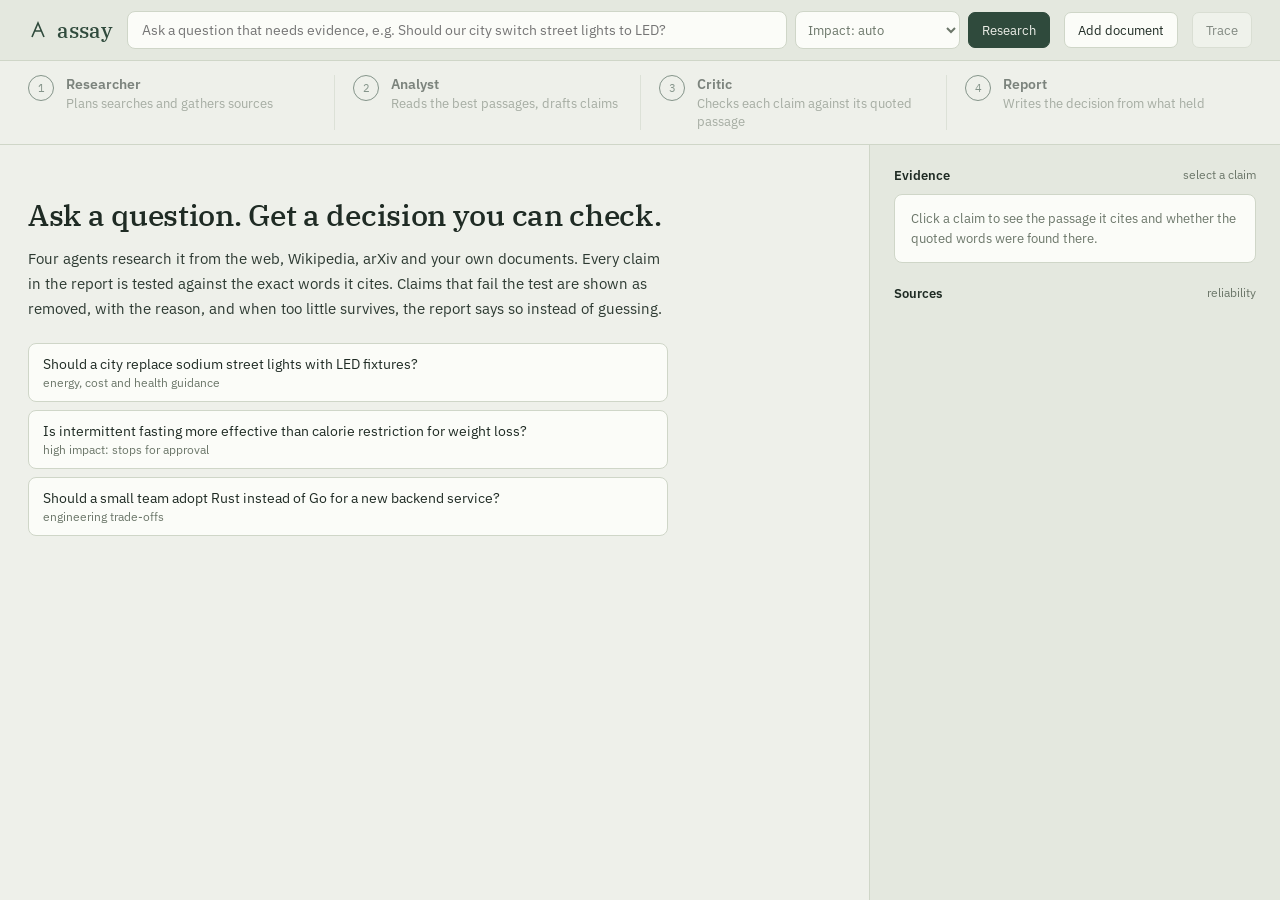
<file: web/index.html>
<!doctype html>
<html lang="en">
<head>
<meta charset="utf-8">
<meta name="viewport" content="width=device-width, initial-scale=1">
<title>assay</title>
<meta name="description" content="Research a question with four agents; every claim is checked against the exact passage it cites.">
<link rel="icon" href="data:image/svg+xml,%3Csvg xmlns='http://www.w3.org/2000/svg' viewBox='0 0 20 20'%3E%3Crect width='20' height='20' rx='4' fill='%232f4a3c'/%3E%3Cpath d='M5 16 L10 4 L15 16 M7.2 11.5 H12.8' fill='none' stroke='%23eef0ea' stroke-width='1.7'/%3E%3C/svg%3E">
<link rel="preconnect" href="https://fonts.googleapis.com">
<link href="https://fonts.googleapis.com/css2?family=IBM+Plex+Sans:wght@400;500;600&family=IBM+Plex+Mono:wght@400;500&family=IBM+Plex+Serif:wght@400;500&display=swap" rel="stylesheet">
<link rel="stylesheet" href="assay.css">
</head>
<body>
<div class="app">
  <header class="top">
    <a class="brand" href="./" aria-label="assay home"><svg viewBox="0 0 20 20" aria-hidden="true"><path d="M4 17 L10 3 L16 17 M6.6 11 H13.4"/></svg>assay</a>
    <form class="ask" id="ask">
      <label class="sr" for="question">Research question</label>
      <input id="question" name="question" maxlength="1000" minlength="8" autocomplete="off" placeholder="Ask a question that needs evidence, e.g. Should our city switch street lights to LED?" required>
      <select id="impact" title="Medical, legal, financial, safety and irreversible questions, and any run the Analyst flags, always stop for approval. High makes every run stop.">
        <option value="">Impact: auto</option>
        <option value="high">High (needs approval)</option>
      </select>
      <button class="btn primary" id="go" type="submit">Research</button>
    </form>
    <label class="btn upload" title="Add PDF, DOCX, HTML, Markdown, TXT or CSV to this session's corpus (max 20 MB)">
      Add document<input type="file" id="upload" accept=".pdf,.docx,.html,.htm,.md,.txt,.csv" hidden>
    </label>
    <button class="btn" id="traceBtn" type="button" disabled>Trace</button>
  </header>

  <section class="flow" id="flow" aria-label="Agent progress">
    <div class="step" data-stage="researching"><span class="dot">1</span><div><h4>Researcher <small class="t"></small></h4><p>Plans searches and gathers sources</p></div></div>
    <div class="step" data-stage="analyzing"><span class="dot">2</span><div><h4>Analyst <small class="t"></small></h4><p>Reads the best passages, drafts claims</p></div></div>
    <div class="step critic" data-stage="critiquing"><span class="dot">3</span><div><h4>Critic <small class="t"></small></h4><p>Checks each claim against its quoted passage</p></div></div>
    <div class="step" data-stage="reporting"><span class="dot">4</span><div><h4>Report <small class="t"></small></h4><p>Writes the decision from what held</p></div></div>
  </section>

  <main class="main">
    <section class="report" id="report">
      <div class="empty" id="empty">
        <h1>Ask a question. Get a decision you can check.</h1>
        <p>Four agents research it from the web, Wikipedia, arXiv and your own documents. Every claim in the report is tested against the exact words it cites. Claims that fail the test are shown as removed, with the reason, and when too little survives, the report says so instead of guessing.</p>
        <div class="examples" id="examples"></div>
      </div>

      <div class="live" id="live" hidden>
        <div class="kicker" id="questionEcho"></div>
        <div class="approval" id="approval" hidden>
          <div><b>Waiting for your approval.</b> <span id="approvalWhy"></span><p>This looks like a high-impact decision, so the report is held until a person reviews the draft below.</p></div>
          <textarea id="approvalNote" maxlength="500" placeholder="Note (optional)"></textarea>
          <div class="row"><button class="btn primary" id="approve" type="button">Approve and release</button><button class="btn danger" id="reject" type="button">Reject</button></div>
        </div>
        <div class="decision" id="decision">
          <div class="body"><div class="kicker">Decision</div><h2 id="verdict">Researching...</h2><p id="recommendation"></p></div>
          <div class="meter"><small>Evidence behind it</small><b id="heldCount">-</b><span id="heldOf"></span><div class="track" id="track"></div></div>
        </div>
        <div class="claimsHead"><h3>Claims</h3><small id="claimsNote">Drafted claims appear here and are checked one by one.</small></div>
        <div class="claims" id="claims"></div>
        <div class="extras" id="extras"></div>
        <div class="scores" id="scores" hidden></div>
      </div>
    </section>

    <aside class="side">
      <section class="evidence" id="evidence">
        <h3>Evidence <small id="evidenceFor">select a claim</small></h3>
        <div class="quote muted" id="quote">Click a claim to see the passage it cites and whether the quoted words were found there.</div>
      </section>
      <section>
        <h3>Sources <small id="sourceCount">reliability</small></h3>
        <div class="sources" id="sources"></div>
      </section>
      <section class="status" id="status" aria-live="polite"></section>
    </aside>
  </main>
</div>

<dialog class="trace" id="trace">
  <header><h3>Trace <small id="traceSummary"></small></h3><button class="btn" id="traceClose" type="button">Close</button></header>
  <div class="traceBody"><table><thead><tr><th>Step</th><th>Kind</th><th>Model or tool</th><th class="r">Latency</th><th class="r">Tokens in / out</th><th>Status</th></tr></thead><tbody id="spans"></tbody></table></div>
</dialog>

<script type="module" src="app.js"></script>
</body>
</html>
</file>
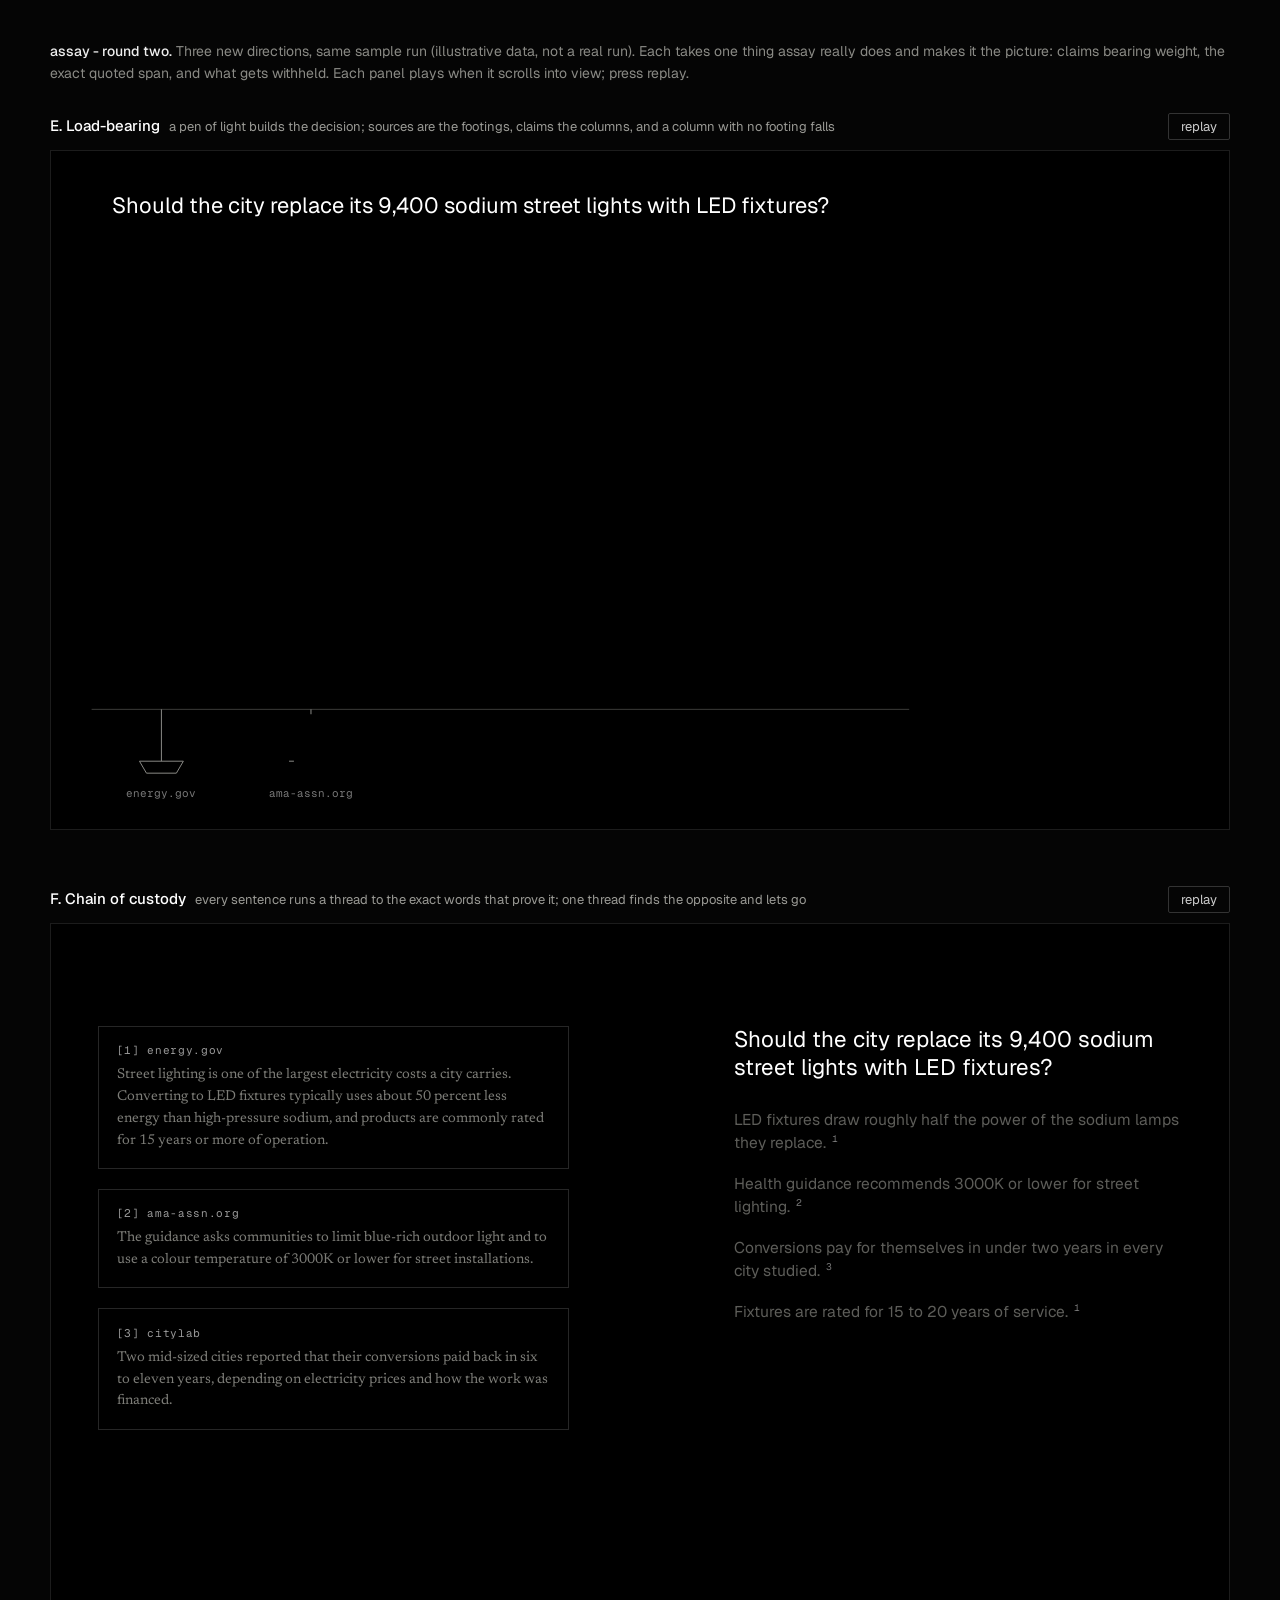
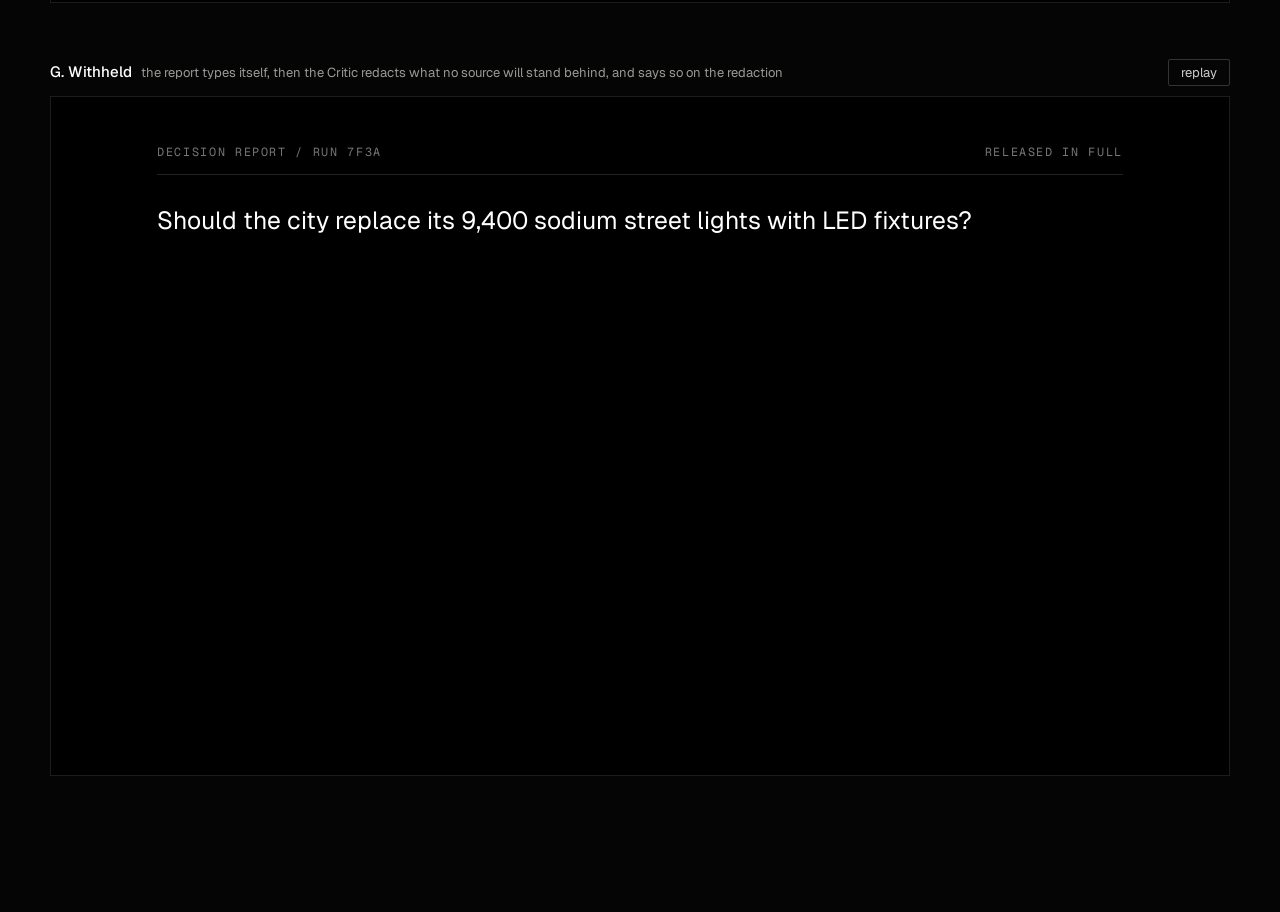
<file: design/previews-2.html>
<!doctype html>
<html lang="en">
<head>
<meta charset="utf-8">
<meta name="viewport" content="width=device-width, initial-scale=1">
<title>assay - round two</title>
<link rel="preconnect" href="https://fonts.googleapis.com">
<link href="https://fonts.googleapis.com/css2?family=Geist:wght@300;400;500&family=Geist+Mono:wght@400;500&family=Newsreader:ital,opsz,wght@0,6..72,400;1,6..72,400&display=swap" rel="stylesheet">
<style>
:root { --line:#f2f2ee; --pink:#ff2e88; }
* { box-sizing:border-box; margin:0; padding:0; }
body { background:#050505; color:#ddd; font-family:Geist, system-ui, sans-serif; padding:40px 16px 80px; }
.intro { max-width:1180px; margin:0 auto 28px; font-size:14px; color:#8a8a85; line-height:1.6; }
.intro b { color:#eee; font-weight:500; }
.panel { max-width:1180px; margin:0 auto 56px; }
.label { display:flex; justify-content:space-between; align-items:baseline; gap:16px; margin-bottom:10px; font-size:13px; color:#9a9a95; }
.label strong { color:#fff; font-weight:500; font-size:15px; }
.label button { background:none; border:1px solid #333; color:#ccc; font:inherit; padding:4px 12px; border-radius:2px; cursor:pointer; flex:none; }
.label button:hover { border-color:#888; }
.stage { position:relative; width:100%; aspect-ratio:1180 / 680; overflow:hidden; border:1px solid #1c1c1c; background:#000; container-type:inline-size; }
.stage > svg { position:absolute; inset:0; width:100%; height:100%; }
svg text { font-family:Geist; }
.mono { font-family:'Geist Mono'; }

/* E: Load-bearing */
#E .claims { position:absolute; left:74%; right:3.5%; top:16%; display:flex; flex-direction:column; gap:3.4cqw; }
#E .claim { font-size:1.28cqw; line-height:1.45; color:#d6d6d1; opacity:0; transition:opacity .5s, color .6s; position:relative; padding-left:2.6cqw; }
#E .claim.on { opacity:1; }
#E .claim .n { position:absolute; left:0; font-family:'Geist Mono'; font-size:.8em; color:#666; top:.15em; }
#E .claim .v { display:block; font-family:'Geist Mono'; font-size:.78em; margin-top:.5cqw; color:#666; opacity:0; transition:opacity .4s; letter-spacing:.04em; }
#E .claim .v.on { opacity:1; }
#E .claim.x { color:#555; }
#E .claim.x .txt { text-decoration:line-through; text-decoration-color:var(--pink); }
#E .claim.x .v { color:var(--pink); }

/* F: Chain of custody */
#F .docs { position:absolute; left:4%; top:15%; width:40%; display:flex; flex-direction:column; gap:1.7cqw; }
#F .doc { border:1px solid #262626; padding:1.3cqw 1.5cqw; font-family:Newsreader, Georgia, serif; font-size:1.2cqw; line-height:1.55; color:#7d7d78; position:relative; }
#F .doc h4 { font-family:'Geist Mono'; font-weight:400; font-size:.78em; color:#999; letter-spacing:.06em; margin-bottom:.5cqw; }
#F .span { position:relative; transition:color .4s; }
#F .span.hit { color:#fff; }
#F .span.miss { color:var(--pink); }
#F .span i { position:absolute; left:0; bottom:-.12em; height:1px; width:0; background:#fff; box-shadow:0 0 6px #fff; transition:width .5s ease; }
#F .span.miss i { background:var(--pink); box-shadow:0 0 6px var(--pink); }
#F .sweep { position:absolute; left:1.5cqw; height:1px; width:0; background:var(--pink); opacity:.55; }
#F .report { position:absolute; left:58%; right:4%; top:15%; }
#F .report h3 { font-weight:400; font-size:1.9cqw; color:#fff; line-height:1.25; margin-bottom:2.2cqw; }
#F .sent { font-size:1.32cqw; line-height:1.5; color:#5d5d59; margin-bottom:1.5cqw; transition:color .4s; position:relative; }
#F .sent.live { color:#e8e8e3; }
#F .sent.done { color:#cfcfca; }
#F .sent.x { color:#505050; text-decoration:line-through; text-decoration-color:var(--pink); }
#F .sent sup { font-family:'Geist Mono'; font-size:.62em; color:#777; }
#F .rec { font-size:1.45cqw; color:#fff; margin-top:2.4cqw; opacity:0; transition:opacity .8s; }
#F .rec.on { opacity:1; }
#F .rec small { display:block; font-family:'Geist Mono'; font-size:.62em; color:#777; margin-top:.6cqw; letter-spacing:.05em; }
#F .rec small em { color:var(--pink); font-style:normal; }

/* G: Withheld */
#G { background:#000; }
#G .sheet { position:absolute; inset:7% 9%; font-family:'Geist Mono'; color:#e9e9e4; }
#G .hd { font-size:1cqw; letter-spacing:.14em; color:#777; display:flex; justify-content:space-between; border-bottom:1px solid #222; padding-bottom:1.2cqw; }
#G .hd .rel { color:#777; transition:color .4s; }
#G .hd .rel.on { color:var(--pink); }
#G h3 { font-family:Geist; font-weight:400; font-size:2.1cqw; margin:2.6cqw 0 2.4cqw; color:#fff; line-height:1.25; }
#G .body { font-size:1.4cqw; line-height:2.05; position:relative; }
#G .ln .cite { color:#555; font-size:.75em; transition:color .4s; }
#G .ln .cite.ok { color:#fff; }
#G .redaction { position:absolute; height:1.35em; width:0; background:var(--pink); transition:width .28s cubic-bezier(.7,0,.2,1); overflow:hidden; white-space:nowrap; color:#000; font-size:1em; line-height:1.35em; }
#G .redaction span { padding-left:.8em; font-size:.66em; letter-spacing:.12em; opacity:0; transition:opacity .3s .3s; }
#G .redaction.on span { opacity:1; }
#G .caret { display:inline-block; width:.55em; height:1.1em; background:#e9e9e4; vertical-align:-.15em; animation:blink 1s steps(1) infinite; }
@keyframes blink { 50% { opacity:0; } }
#G .foot { position:absolute; left:0; right:0; bottom:0; border-top:1px solid #222; padding-top:1.2cqw; font-size:1cqw; color:#777; display:flex; justify-content:space-between; align-items:baseline; letter-spacing:.06em; opacity:0; transition:opacity .8s; }
#G .foot.on { opacity:1; }
#G .foot b { color:#fff; font-weight:400; font-family:Geist; font-size:1.5cqw; letter-spacing:0; }
</style>
</head>
<body>

<p class="intro"><b>assay - round two.</b> Three new directions, same sample run (illustrative data, not a real run). Each takes one thing assay really does and makes it the picture: claims bearing weight, the exact quoted span, and what gets withheld. Each panel plays when it scrolls into view; press replay.</p>

<section class="panel">
  <div class="label"><span><strong>E. Load-bearing</strong> &nbsp; a pen of light builds the decision; sources are the footings, claims the columns, and a column with no footing falls</span><button data-replay="E">replay</button></div>
  <div class="stage" id="E">
    <svg viewBox="0 0 1180 680" id="Esvg"></svg>
    <div class="claims">
      <div class="claim"><span class="n">01</span>LED fixtures draw roughly half the power of sodium lamps.<span class="v">held &nbsp;·&nbsp; energy.gov, nrel.gov</span></div>
      <div class="claim"><span class="n">02</span>Health guidance says 3000K or lower for street lighting.<span class="v">held &nbsp;·&nbsp; ama-assn.org</span></div>
      <div class="claim"><span class="n">03</span><span class="txt">Conversions pay back in under two years in every city.</span><span class="v">struck &nbsp;·&nbsp; source says 6 to 11 years</span></div>
      <div class="claim"><span class="n">04</span>Fixtures last 15 to 20 years before replacement.<span class="v">partly held &nbsp;·&nbsp; sources say 15</span></div>
    </div>
  </div>
</section>

<section class="panel">
  <div class="label"><span><strong>F. Chain of custody</strong> &nbsp; every sentence runs a thread to the exact words that prove it; one thread finds the opposite and lets go</span><button data-replay="F">replay</button></div>
  <div class="stage" id="F">
    <svg viewBox="0 0 1180 680" id="Fsvg" preserveAspectRatio="none"></svg>
    <div class="docs">
      <div class="doc" data-src="0"><h4>[1] energy.gov</h4>Street lighting is one of the largest electricity costs a city carries. Converting to LED fixtures typically <span class="span" data-k="a">uses about 50 percent less energy<i></i></span> than high-pressure sodium, and products are commonly <span class="span" data-k="d">rated for 15 years or more<i></i></span> of operation.</div>
      <div class="doc" data-src="1"><h4>[2] ama-assn.org</h4>The guidance asks communities to limit blue-rich outdoor light and to <span class="span" data-k="b">use a colour temperature of 3000K or lower<i></i></span> for street installations.</div>
      <div class="doc" data-src="2"><h4>[3] citylab</h4>Two mid-sized cities reported that their conversions <span class="span" data-k="c">paid back in six to eleven years<i></i></span>, depending on electricity prices and how the work was financed.<b class="sweep"></b></div>
    </div>
    <div class="report">
      <h3>Should the city replace its 9,400 sodium street lights with LED fixtures?</h3>
      <div class="sent" data-k="a" data-v="s">LED fixtures draw roughly half the power of the sodium lamps they replace.<sup> 1</sup></div>
      <div class="sent" data-k="b" data-v="s">Health guidance recommends 3000K or lower for street lighting.<sup> 2</sup></div>
      <div class="sent" data-k="c" data-v="x">Conversions pay for themselves in under two years in every city studied.<sup> 3</sup></div>
      <div class="sent" data-k="d" data-v="p">Fixtures are rated for 15 to 20 years of service.<sup> 1</sup></div>
      <div class="rec">Proceed, at 3000K, phased over four budget years.<small>3 sentences proven to the word &nbsp;·&nbsp; <em>1 let go</em> &nbsp;·&nbsp; 18.4 s</small></div>
    </div>
  </div>
</section>

<section class="panel">
  <div class="label"><span><strong>G. Withheld</strong> &nbsp; the report types itself, then the Critic redacts what no source will stand behind, and says so on the redaction</span><button data-replay="G">replay</button></div>
  <div class="stage" id="G">
    <div class="sheet">
      <div class="hd"><span>DECISION REPORT / RUN 7F3A</span><span class="rel">RELEASED IN FULL</span></div>
      <h3>Should the city replace its 9,400 sodium street lights with LED fixtures?</h3>
      <div class="body" id="Gbody"></div>
      <div class="foot"><b>Proceed, at 3000K, phased over four budget years.</b><span>3 RELEASED &nbsp;·&nbsp; 1 WITHHELD &nbsp;·&nbsp; 18.4 S</span></div>
    </div>
  </div>
</section>

<script>
const NS = 'http://www.w3.org/2000/svg';
const el = (tag, attrs = {}, parent) => {
  const node = document.createElementNS(NS, tag);
  for (const [k, v] of Object.entries(attrs)) node.setAttribute(k, v);
  if (parent) parent.appendChild(node);
  return node;
};
const wait = ms => new Promise(r => setTimeout(r, ms));
const ease = t => t < .5 ? 4 * t * t * t : 1 - Math.pow(-2 * t + 2, 3) / 2;
const tokens = {};
const guard = id => { tokens[id] = (tokens[id] || 0) + 1; const t = tokens[id]; return () => tokens[id] !== t; };

// one pen: reveals a path at a steady hand speed while a lit nib rides its tip
function pen(path, ms, nib, stale) {
  const len = path.getTotalLength();
  path.style.strokeDasharray = `${len} ${len}`; path.style.strokeDashoffset = len;
  return new Promise(done => {
    const t0 = performance.now();
    (function frame(now) {
      if (stale()) return done();
      const k = Math.min(1, (now - t0) / ms), e = ease(k);
      path.style.strokeDashoffset = len * (1 - e);
      if (nib) { const p = path.getPointAtLength(len * e); nib.move(p.x, p.y, k < 1); }
      k < 1 ? requestAnimationFrame(frame) : done();
    })(t0);
  });
}
function tween(ms, step, stale, curve = ease) {
  return new Promise(done => {
    const t0 = performance.now();
    (function frame(now) {
      if (stale()) return done();
      const k = Math.min(1, (now - t0) / ms); step(curve(k));
      k < 1 ? requestAnimationFrame(frame) : done();
    })(t0);
  });
}
function nibOf(svg) {
  const halo = el('circle', { r: 9, fill: '#fff', opacity: 0 }, svg);
  const tip = el('circle', { r: 2.6, fill: '#fff', opacity: 0 }, svg);
  return { move(x, y, lit) { for (const c of [halo, tip]) { c.setAttribute('cx', x); c.setAttribute('cy', y); } halo.setAttribute('opacity', lit ? .14 : 0); tip.setAttribute('opacity', lit ? 1 : 0); } };
}

/* ---------- E: Load-bearing ---------- */
async function playE() {
  const stale = guard('E');
  const root = document.getElementById('E'), svg = document.getElementById('Esvg');
  svg.replaceChildren();
  const items = [...root.querySelectorAll('.claim')];
  items.forEach(c => { c.classList.remove('on', 'x'); c.querySelector('.v').classList.remove('on'); });
  const W = '#f2f2ee', G = 560;
  const title = el('text', { x: 60, y: 62, fill: '#fff', 'font-size': 22, opacity: 0 }, svg);
  title.textContent = 'Should the city replace its 9,400 sodium street lights with LED fixtures?';
  title.style.transition = 'opacity .8s'; requestAnimationFrame(() => title.setAttribute('opacity', 1));
  const sources = [['energy.gov', 110], ['ama-assn.org', 260], ['wikipedia', 410], ['nrel.gov', 560], ['citylab', 760]];
  const cols = [
    { x: 190, cites: [0, 3], v: 's' }, { x: 340, cites: [1], v: 's' },
    { x: 520, cites: [4], v: 'x' }, { x: 680, cites: [0, 2], v: 'p' },
  ];
  const TOP = 268, HW = 13;
  const nib = nibOf(svg);
  await wait(300);
  await pen(el('path', { d: `M 40 ${G} L 860 ${G}`, stroke: '#3c3c3a', 'stroke-width': 1, fill: 'none' }, svg), 700, nib, stale);
  // footings: a pile and a pad, drawn in one stroke, with the source named underneath
  for (const [name, x] of sources) {
    if (stale()) return;
    const p = el('path', { d: `M ${x} ${G} L ${x} ${G + 52} M ${x - 22} ${G + 52} L ${x + 22} ${G + 52} L ${x + 15} ${G + 64} L ${x - 15} ${G + 64} Z`, stroke: '#8a8a86', 'stroke-width': 1, fill: 'none' }, svg);
    const t = el('text', { x, y: G + 88, 'text-anchor': 'middle', fill: '#777', 'font-size': 11, class: 'mono', opacity: 0 }, svg); t.textContent = name;
    pen(p, 380, null, stale); t.style.transition = 'opacity .5s'; requestAnimationFrame(() => t.setAttribute('opacity', 1));
    await wait(150);
  }
  await wait(350);
  for (let i = 0; i < cols.length; i++) {
    if (stale()) return;
    const c = cols[i];
    items[i].classList.add('on');
    const g = el('g', {}, svg);
    const stroke = c.v === 'p' ? '#9a9a96' : W;
    const shaft = el('path', { d: `M ${c.x - HW} ${G} L ${c.x - HW} ${TOP} L ${c.x - HW - 9} ${TOP} L ${c.x - HW - 9} ${TOP - 10} L ${c.x + HW + 9} ${TOP - 10} L ${c.x + HW + 9} ${TOP} L ${c.x + HW} ${TOP} L ${c.x + HW} ${G}`, stroke, 'stroke-width': 1.2, fill: 'none' }, g);
    const num = el('text', { x: c.x, y: G - 14, 'text-anchor': 'middle', fill: '#666', 'font-size': 10, class: 'mono', opacity: 0 }, g); num.textContent = '0' + (i + 1);
    await pen(shaft, 900, nib, stale);
    if (c.v === 'p') shaft.style.strokeDasharray = '5 4';
    num.style.transition = 'opacity .4s'; num.setAttribute('opacity', 1);
    // load paths: where this claim's weight goes into the ground
    const loads = [];
    for (const si of c.cites) {
      const sx = sources[si][1];
      const lp = el('path', { d: `M ${c.x} ${G} Q ${(c.x + sx) / 2} ${G + 8} ${sx} ${G + 50}`, stroke: c.v === 'x' ? '#ff2e88' : W, 'stroke-width': 1, fill: 'none', opacity: .9 }, svg);
      loads.push(lp);
      await pen(lp, 420, nib, stale);
    }
    items[i].querySelector('.v').classList.add('on');
    if (c.v === 'x') {
      await wait(250); if (stale()) return;
      // the footing does not say this: the load path flickers out and the column has nothing under it
      for (const f of [.2, .9, .1, .7, 0]) { loads.forEach(l => l.setAttribute('opacity', f)); await wait(70); }
      shaft.setAttribute('stroke', '#ff2e88'); items[i].classList.add('x');
      await wait(200);
      const pivotX = c.x + HW, pivotY = G;
      await tween(820, k => g.setAttribute('transform', `rotate(${k * 74} ${pivotX} ${pivotY})`), stale, t => t * t * t);
      await tween(180, k => g.setAttribute('transform', `rotate(${74 - Math.sin(k * Math.PI) * 4} ${pivotX} ${pivotY})`), stale, t => t);
      g.style.transition = 'opacity 1.2s'; g.setAttribute('opacity', .55);
    }
    await wait(380);
  }
  if (stale()) return;
  // the decision is the beam: it has to span the gap the fallen claim left
  const L = cols[0].x - 40, R = cols[3].x + 40;
  const beam = el('path', { d: `M ${L} ${TOP - 10} L ${R} ${TOP - 10} L ${R} ${TOP - 26} L ${L} ${TOP - 26} Z`, stroke: W, 'stroke-width': 1.3, fill: 'none' }, svg);
  await pen(beam, 1300, nib, stale);
  const glow = el('rect', { x: L, y: TOP - 26, width: R - L, height: 16, fill: '#fff', opacity: 0 }, svg);
  glow.style.transition = 'opacity .6s'; glow.setAttribute('opacity', .07);
  const rec = el('text', { x: (L + R) / 2, y: TOP - 50, 'text-anchor': 'middle', fill: '#fff', 'font-size': 20, opacity: 0 }, svg);
  rec.textContent = 'Proceed, at 3000K, phased over four budget years.';
  const stats = el('text', { x: (L + R) / 2, y: TOP - 80, 'text-anchor': 'middle', fill: '#777', 'font-size': 11, class: 'mono', opacity: 0 }, svg);
  stats.textContent = 'RESTS ON 3 OF 4 CLAIMS  ·  18.4 S';
  [rec, stats].forEach(n => { n.style.transition = 'opacity .9s'; n.setAttribute('opacity', 1); });
}

/* ---------- F: Chain of custody ---------- */
async function playF() {
  const stale = guard('F');
  const root = document.getElementById('F'), svg = document.getElementById('Fsvg');
  svg.replaceChildren();
  const sents = [...root.querySelectorAll('.sent')];
  const spans = Object.fromEntries([...root.querySelectorAll('.span')].map(s => [s.dataset.k, s]));
  sents.forEach(s => s.classList.remove('live', 'done', 'x'));
  Object.values(spans).forEach(s => { s.classList.remove('hit', 'miss'); s.querySelector('i').style.width = '0'; });
  root.querySelector('.rec').classList.remove('on');
  const sweep = root.querySelector('.sweep'); sweep.style.transition = 'none'; sweep.style.width = '0';
  const nib = nibOf(svg);
  const frame = root.getBoundingClientRect();
  const sx = 1180 / frame.width, sy = 680 / frame.height;
  const local = r => ({ l: (r.left - frame.left) * sx, r: (r.right - frame.left) * sx, t: (r.top - frame.top) * sy, b: (r.bottom - frame.top) * sy });
  await wait(700);
  for (const s of sents) {
    if (stale()) return;
    s.classList.add('live');
    const target = spans[s.dataset.k];
    const a = local(s.getBoundingClientRect());
    const tr = local([...target.getClientRects()].pop());
    const card = local(target.closest('.doc').getBoundingClientRect());
    const x0 = a.l - 12, y0 = a.t + 12, x1 = card.r, y1 = (tr.t + tr.b) / 2;
    const thread = el('path', { d: `M ${x0} ${y0} C ${x0 - 90} ${y0}, ${x1 + 90} ${y1}, ${x1} ${y1}`, stroke: '#f2f2ee', 'stroke-width': 1, fill: 'none' }, svg);
    await pen(thread, 650, nib, stale);
    if (s.dataset.v === 'x') {
      // the Critic reads the whole cited source looking for the words; what it finds says the opposite
      const doc = target.closest('.doc'), lh = parseFloat(getComputedStyle(doc).lineHeight);
      const rows = Math.round((doc.clientHeight - doc.querySelector('h4').offsetHeight - 20) / lh);
      for (let r = 0; r < rows; r++) {
        if (stale()) return;
        sweep.style.transition = 'none'; sweep.style.width = '0'; sweep.style.top = (doc.querySelector('h4').offsetHeight + 12 + (r + 1) * lh) + 'px';
        await wait(20); sweep.style.transition = 'width .3s linear'; sweep.style.width = '88%'; await wait(320);
      }
      sweep.style.width = '0';
      target.classList.add('miss'); target.querySelector('i').style.width = '100%';
      thread.setAttribute('stroke', '#ff2e88');
      const tag = el('text', { x: (x0 + x1) / 2, y: (y0 + y1) / 2 - 10, fill: '#ff2e88', 'font-size': 11, class: 'mono', 'text-anchor': 'middle', opacity: 0 }, svg);
      tag.textContent = 'says 6 to 11 years';
      tag.style.transition = 'opacity .3s'; tag.setAttribute('opacity', 1);
      await wait(900); if (stale()) return;
      const len = thread.getTotalLength();
      await tween(700, k => thread.style.strokeDashoffset = len * k, stale);
      tag.style.transition = 'opacity .6s'; tag.setAttribute('opacity', .5);
      s.classList.remove('live'); s.classList.add('x');
    } else {
      target.classList.add('hit');
      target.querySelector('i').style.width = s.dataset.v === 'p' ? '55%' : '100%';
      const knot = el('circle', { cx: x1, cy: y1, r: 0, fill: '#fff' }, svg);
      await tween(200, k => knot.setAttribute('r', 2.6 * k), stale);
      if (s.dataset.v === 'p') {
        thread.style.strokeDasharray = '4 4'; thread.setAttribute('stroke', '#999');
        const tag = el('text', { x: (x0 + x1) / 2, y: (y0 + y1) / 2 + 18, fill: '#888', 'font-size': 11, class: 'mono', 'text-anchor': 'middle' }, svg);
        tag.textContent = '15 proven, 20 not';
      }
      s.classList.remove('live'); s.classList.add('done');
      thread.style.transition = 'opacity .8s'; thread.setAttribute('opacity', .55);
    }
    await wait(450);
  }
  if (stale()) return;
  root.querySelector('.rec').classList.add('on');
}

/* ---------- G: Withheld ---------- */
async function playG() {
  const stale = guard('G');
  const root = document.getElementById('G'), body = document.getElementById('Gbody');
  body.replaceChildren();
  root.querySelector('.foot').classList.remove('on');
  const rel = root.querySelector('.rel'); rel.textContent = 'RELEASED IN FULL'; rel.classList.remove('on');
  const lines = [
    ['LED street fixtures draw roughly half the power of the sodium lamps they replace.', '[1,4]', 's'],
    ['Health guidance recommends a colour temperature of 3000K or lower.', '[2]', 's'],
    ['Conversions pay for themselves in under two years in every city studied.', '[5]', 'x'],
    ['Fixtures are rated for at least 15 years of service before replacement.', '[1,3]', 's'],
  ];
  const caret = document.createElement('span'); caret.className = 'caret';
  const typed = [];
  await wait(500);
  for (const [text, cite] of lines) {
    const ln = document.createElement('span'); ln.className = 'ln';
    const words = document.createElement('span'); ln.appendChild(words);
    const c = document.createElement('span'); c.className = 'cite'; ln.appendChild(c);
    body.appendChild(ln); body.appendChild(document.createTextNode(' ')); body.appendChild(caret);
    for (let i = 0; i <= text.length; i += 2) { if (stale()) return; words.textContent = text.slice(0, i); await wait(14); }
    words.textContent = text; c.textContent = ' ' + cite;
    typed.push(ln);
    await wait(140);
  }
  caret.remove();
  await wait(700);
  for (let i = 0; i < lines.length; i++) {
    if (stale()) return;
    const ln = typed[i];
    if (lines[i][2] === 's') { ln.querySelector('.cite').classList.add('ok'); await wait(420); continue; }
    // one redaction per line box the sentence occupies; the first carries the reason
    const rects = [...ln.getClientRects()], base = body.getBoundingClientRect();
    const widest = rects.reduce((w, rc, k) => rc.width > rects[w].width ? k : w, 0);
    for (let r = 0; r < rects.length; r++) {
      const redaction = document.createElement('span'); redaction.className = 'redaction';
      redaction.style.left = (rects[r].left - base.left - 3) + 'px';
      redaction.style.top = (rects[r].top - base.top) + 'px';
      redaction.style.height = rects[r].height + 'px';
      redaction.style.lineHeight = rects[r].height + 'px';
      const why = document.createElement('span'); why.textContent = r === widest ? 'WITHHELD - SOURCE 5 SAYS 6 TO 11 YEARS' : 'WITHHELD'; redaction.appendChild(why);
      body.appendChild(redaction);
      requestAnimationFrame(() => requestAnimationFrame(() => { redaction.style.width = (rects[r].width + 6) + 'px'; redaction.classList.add('on'); }));
      await wait(300);
    }
    rel.textContent = 'RELEASED WITH 1 WITHHOLDING'; rel.classList.add('on');
    await wait(700);
  }
  if (stale()) return;
  root.querySelector('.foot').classList.add('on');
}

const players = { E: playE, F: playF, G: playG };
document.querySelectorAll('[data-replay]').forEach(b => b.addEventListener('click', () => players[b.dataset.replay]()));
const seen = new IntersectionObserver(entries => entries.forEach(e => {
  if (e.isIntersecting && !e.target.dataset.played) { e.target.dataset.played = 1; players[e.target.id](); }
}), { threshold: .45 });
document.fonts.ready.then(() => Object.keys(players).forEach(id => seen.observe(document.getElementById(id))));
</script>
</body>
</html>
</file>
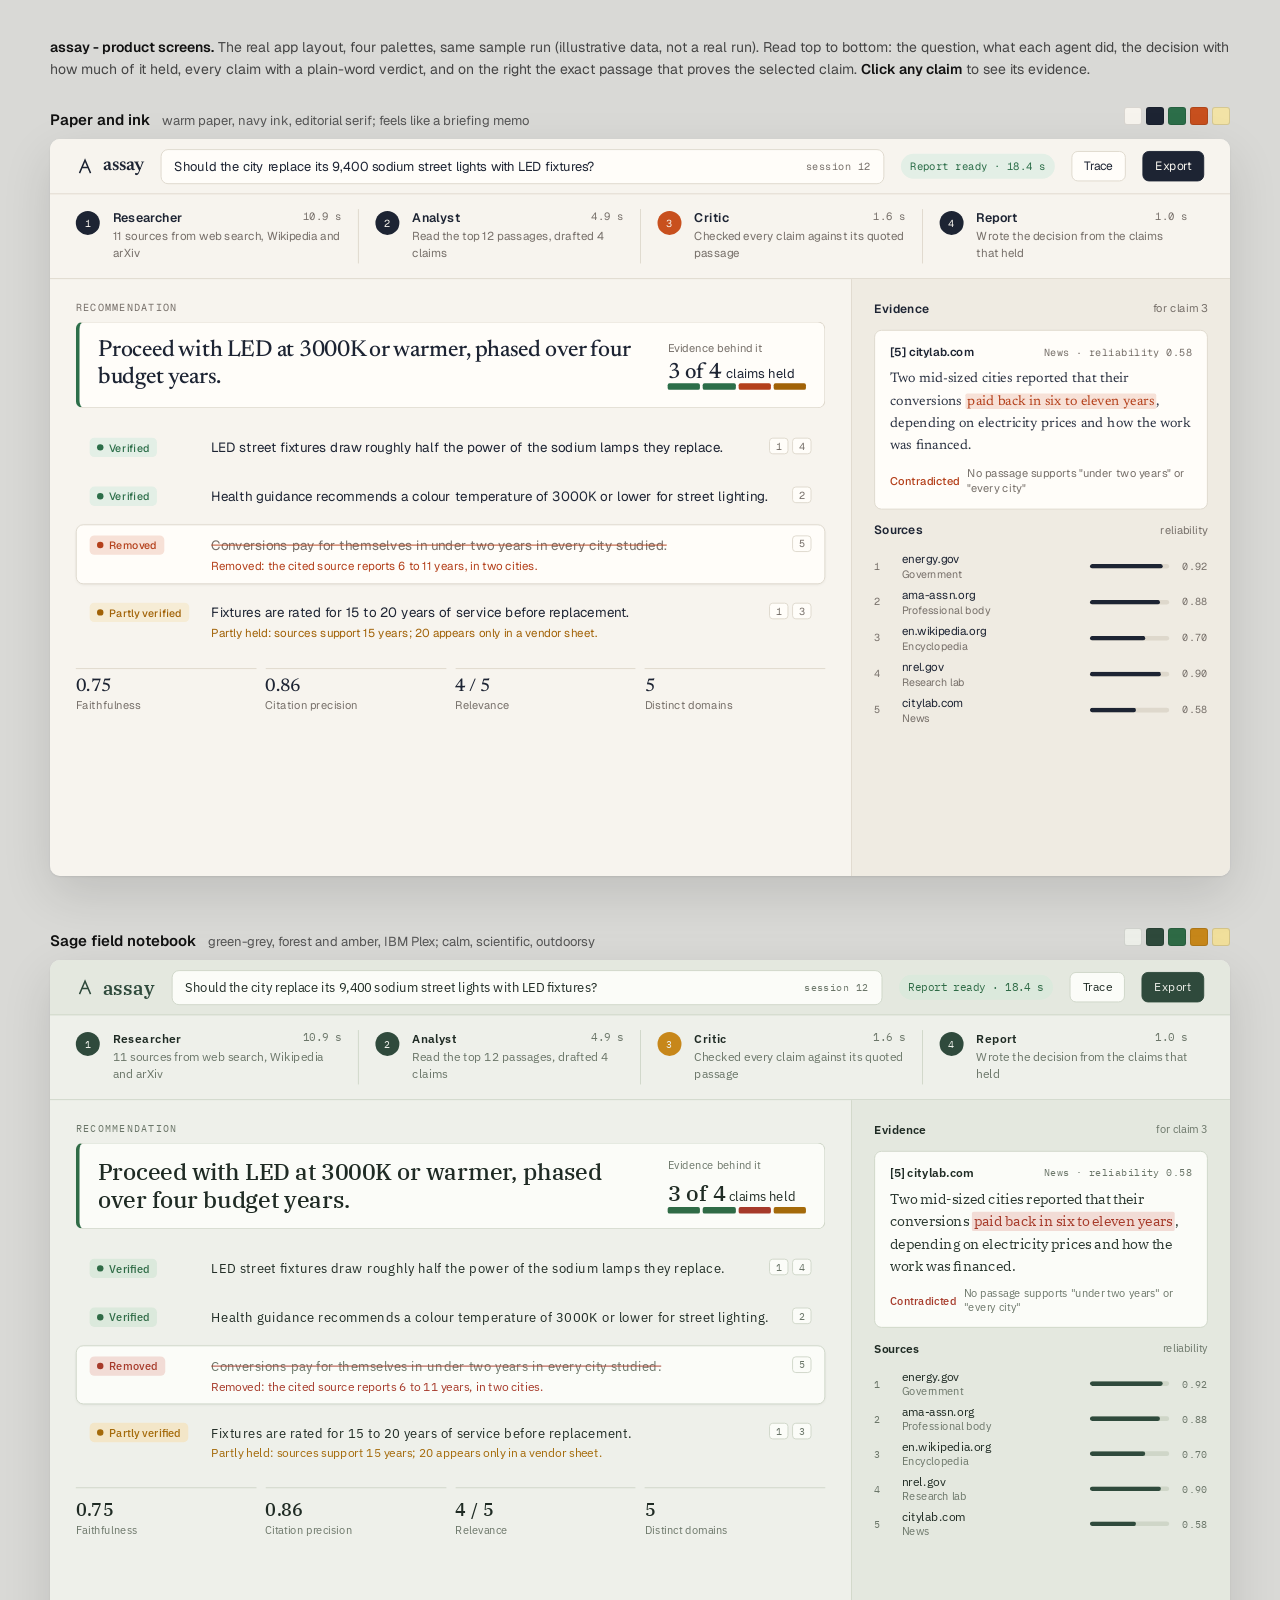
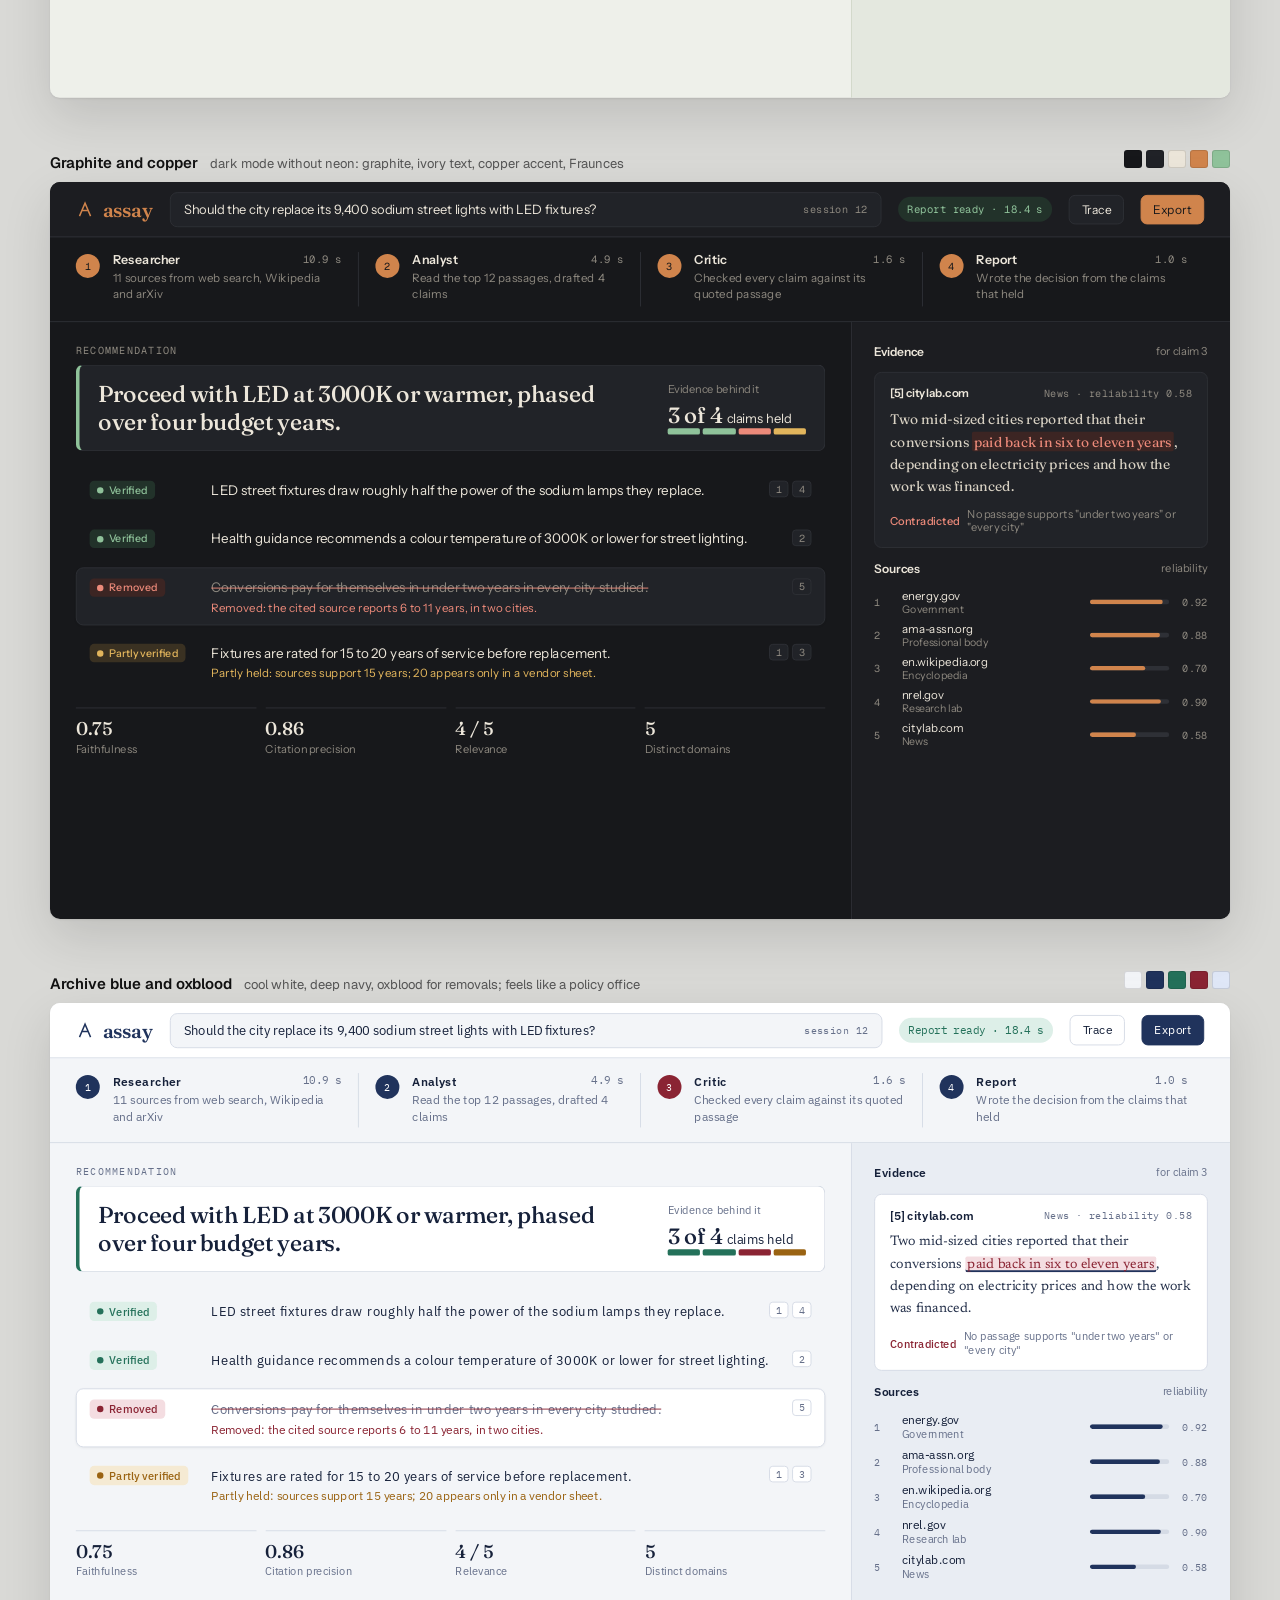
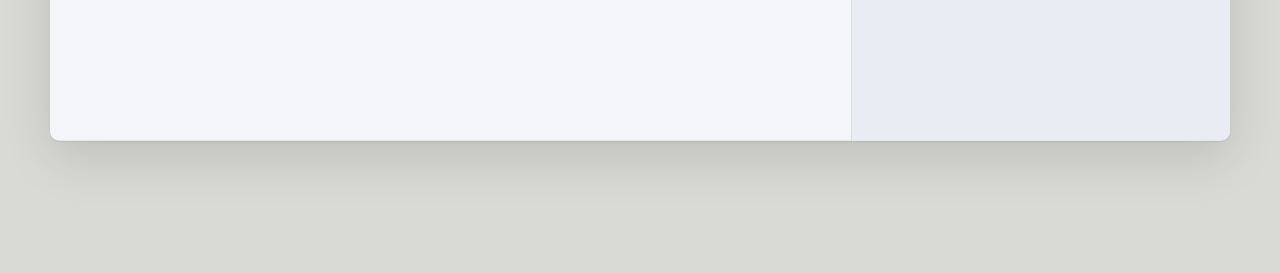
<file: design/previews-3.html>
<!doctype html>
<html lang="en">
<head>
<meta charset="utf-8">
<meta name="viewport" content="width=device-width, initial-scale=1">
<title>assay - product screens</title>
<link rel="preconnect" href="https://fonts.googleapis.com">
<link href="https://fonts.googleapis.com/css2?family=Geist:wght@400;500;600&family=Geist+Mono:wght@400;500&family=Newsreader:opsz,wght@6..72,400;6..72,500;6..72,600&family=IBM+Plex+Sans:wght@400;500;600&family=IBM+Plex+Mono:wght@400;500&family=IBM+Plex+Serif:wght@400;500&family=Fraunces:opsz,wght@9..144,400;9..144,500;9..144,600&family=Instrument+Sans:wght@400;500;600&display=swap" rel="stylesheet">
<style>
* { box-sizing:border-box; margin:0; padding:0; }
body { background:#d9d9d6; font-family:Geist, system-ui, sans-serif; padding:36px 16px 80px; color:#222; }
.intro { max-width:1180px; margin:0 auto 26px; font-size:14px; line-height:1.6; color:#444; }
.intro b { color:#111; font-weight:600; }
.panel { max-width:1180px; margin:0 auto 52px; }
.label { display:flex; gap:12px; align-items:baseline; margin-bottom:10px; font-size:13px; color:#555; flex-wrap:wrap; }
.label strong { font-size:15px; color:#111; font-weight:600; }
.swatches { display:inline-flex; gap:4px; margin-left:auto; }
.swatches i { width:18px; height:18px; border-radius:3px; border:1px solid rgba(0,0,0,.12); }
.frame { width:100%; aspect-ratio:1280 / 800; position:relative; overflow:hidden; border-radius:10px; box-shadow:0 1px 2px rgba(0,0,0,.08), 0 18px 50px rgba(0,0,0,.12); }
.app { width:1280px; height:800px; transform-origin:0 0; position:absolute; left:0; top:0; }

/* ---------- shared app layout (themes set the variables) ---------- */
.app { background:var(--bg); color:var(--ink); font-family:var(--sans); font-size:14px; display:grid; grid-template-rows:60px 92px 1fr; }
.top { display:flex; align-items:center; gap:18px; padding:0 28px; border-bottom:1px solid var(--rule); background:var(--bar); }
.brand { font-family:var(--display); font-size:21px; font-weight:600; letter-spacing:-.01em; color:var(--brand); display:flex; align-items:center; gap:9px; }
.brand svg { width:20px; height:20px; }
.ask { flex:1; display:flex; align-items:center; gap:10px; background:var(--field); border:1px solid var(--rule); border-radius:8px; height:38px; padding:0 14px; color:var(--ink); font-size:14px; }
.ask span { color:var(--muted); font-family:var(--mono); font-size:11px; margin-left:auto; }
.pill { font-family:var(--mono); font-size:11.5px; padding:6px 10px; border-radius:20px; background:var(--okbg); color:var(--ok); white-space:nowrap; }
.btn { font:inherit; font-size:13px; border:1px solid var(--rule); background:var(--card); color:var(--ink); border-radius:7px; padding:7px 13px; cursor:pointer; }
.btn.primary { background:var(--brand); color:var(--onbrand); border-color:var(--brand); }

.flow { display:grid; grid-template-columns:repeat(4, 1fr); gap:0; padding:16px 28px; border-bottom:1px solid var(--rule); }
.step { position:relative; padding:0 18px 0 40px; }
.step::before { content:''; position:absolute; left:0; top:2px; width:26px; height:26px; border-radius:50%; background:var(--brand); }
.step::after { content:attr(data-n); position:absolute; left:0; top:2px; width:26px; height:26px; display:grid; place-items:center; color:var(--onbrand); font-family:var(--mono); font-size:11px; }
.step + .step { border-left:1px solid var(--rule); padding-left:58px; }
.step + .step::before, .step + .step::after { left:18px; }
.step h4 { font-size:13.5px; font-weight:600; display:flex; justify-content:space-between; }
.step h4 small { font-family:var(--mono); font-weight:400; color:var(--muted); font-size:11.5px; }
.step p { font-size:12.5px; color:var(--muted); margin-top:3px; line-height:1.4; }
.step.check::before { background:var(--accent); }

.main { display:grid; grid-template-columns:1fr 410px; min-height:0; }
.report { padding:24px 28px; overflow:hidden; border-right:1px solid var(--rule); }
.kicker { font-family:var(--mono); font-size:11px; letter-spacing:.08em; text-transform:uppercase; color:var(--muted); }
.decision { margin-top:8px; background:var(--card); border:1px solid var(--rule); border-left:4px solid var(--ok); border-radius:8px; padding:16px 20px; display:flex; gap:24px; align-items:center; }
.decision h2 { font-family:var(--display); font-size:25px; font-weight:500; line-height:1.2; letter-spacing:-.01em; flex:1; }
.meter { width:150px; flex:none; }
.meter b { font-family:var(--display); font-size:24px; font-weight:500; }
.meter small { display:block; font-size:12px; color:var(--muted); margin-bottom:6px; }
.meter .track { display:flex; gap:3px; }
.meter .track i { flex:1; height:7px; border-radius:2px; background:var(--ok); }
.meter .track i.p { background:var(--warn); }
.meter .track i.x { background:var(--bad); }

.claims { margin-top:20px; display:flex; flex-direction:column; gap:8px; }
.claim { display:grid; grid-template-columns:118px 1fr auto; gap:14px; align-items:start; padding:11px 14px; border-radius:8px; border:1px solid transparent; cursor:pointer; transition:background .15s, border-color .15s; }
.claim:hover { background:var(--hover); }
.claim.sel { background:var(--card); border-color:var(--rule); box-shadow:0 1px 3px rgba(0,0,0,.05); }
.badge { font-size:11.5px; font-weight:500; padding:3px 8px; border-radius:5px; display:inline-flex; align-items:center; gap:6px; white-space:nowrap; justify-self:start; }
.badge::before { content:''; width:7px; height:7px; border-radius:50%; background:currentColor; }
.badge.s { color:var(--ok); background:var(--okbg); }
.badge.p { color:var(--warn); background:var(--warnbg); }
.badge.x { color:var(--bad); background:var(--badbg); }
.claim .t { font-size:14.5px; line-height:1.45; }
.claim.x .t { text-decoration:line-through; text-decoration-color:var(--bad); color:var(--muted); }
.claim .why { display:block; font-size:12.5px; color:var(--bad); margin-top:3px; }
.claim.p .why { color:var(--warn); }
.cites { display:flex; gap:4px; }
.cites i { font-style:normal; font-family:var(--mono); font-size:11px; border:1px solid var(--rule); border-radius:4px; padding:1px 6px; color:var(--muted); background:var(--card); }
.scores { margin-top:18px; display:grid; grid-template-columns:repeat(4, 1fr); gap:10px; }
.score { border-top:1px solid var(--rule); padding-top:9px; }
.score b { font-family:var(--display); font-size:20px; font-weight:500; display:block; }
.score span { font-size:12px; color:var(--muted); }

.evidence { padding:24px 24px; background:var(--side); overflow:hidden; display:flex; flex-direction:column; gap:14px; }
.evidence h3 { font-size:13px; font-weight:600; display:flex; justify-content:space-between; }
.evidence h3 small { font-weight:400; color:var(--muted); font-size:12px; }
.quote { background:var(--card); border:1px solid var(--rule); border-radius:8px; padding:14px 16px; }
.quote .src { display:flex; justify-content:space-between; align-items:center; font-size:12.5px; }
.quote .src b { font-weight:600; }
.quote .src span { font-family:var(--mono); font-size:11px; color:var(--muted); }
.quote p { font-family:var(--serif); font-size:15px; line-height:1.6; margin-top:10px; color:var(--ink2); }
.quote mark { background:var(--hl); color:var(--ink); padding:1px 2px; border-radius:2px; }
.quote mark.x { background:var(--badbg); color:var(--bad); }
.quote .check { margin-top:10px; font-size:12px; color:var(--muted); display:flex; gap:8px; align-items:center; }
.quote .check b { color:var(--ok); font-weight:500; }
.quote.x .check b { color:var(--bad); }
.sources { display:flex; flex-direction:column; gap:7px; }
.srcrow { display:grid; grid-template-columns:22px 1fr 86px 34px; align-items:center; gap:8px; font-size:12.5px; }
.srcrow .n { font-family:var(--mono); font-size:11px; color:var(--muted); }
.srcrow .kind { color:var(--muted); font-size:11.5px; display:block; }
.srcrow .gauge { height:5px; background:var(--rule); border-radius:3px; overflow:hidden; }
.srcrow .gauge i { display:block; height:100%; background:var(--brand); border-radius:3px; }
.srcrow .v { font-family:var(--mono); font-size:11px; text-align:right; color:var(--muted); }

/* ---------- 1. Paper and ink ---------- */
.t1 { --bg:#f7f4ee; --bar:#f7f4ee; --card:#fffdf9; --side:#efebe2; --field:#fffdf9; --hover:#f0ece4; --rule:#ded8cc;
  --ink:#1d2433; --ink2:#2b3242; --muted:#77706a; --brand:#1d2433; --onbrand:#f7f4ee; --accent:#c8501e;
  --ok:#2c6e49; --okbg:#e3efe6; --warn:#a16207; --warnbg:#f6ecd5; --bad:#b4401b; --badbg:#f7e1d7; --hl:#f2e3a6;
  --sans:Geist, sans-serif; --display:Newsreader, serif; --serif:Newsreader, serif; --mono:'Geist Mono', monospace; }

/* ---------- 2. Sage field notebook ---------- */
.t2 { --bg:#eef0ea; --bar:#e4e8df; --card:#fbfcf8; --side:#e4e8df; --field:#fbfcf8; --hover:#e6eae1; --rule:#cfd6c8;
  --ink:#1f2b24; --ink2:#2d3a32; --muted:#6b7669; --brand:#2f4a3c; --onbrand:#eef0ea; --accent:#c7871a;
  --ok:#2f6b46; --okbg:#dbe9dc; --warn:#a46a0a; --warnbg:#f3e6c8; --bad:#a63a2a; --badbg:#f2dcd6; --hl:#f1df9b;
  --sans:'IBM Plex Sans', sans-serif; --display:'IBM Plex Serif', serif; --serif:'IBM Plex Serif', serif; --mono:'IBM Plex Mono', monospace; }

/* ---------- 3. Graphite and copper (dark) ---------- */
.t3 { --bg:#17181b; --bar:#1c1d21; --card:#212328; --side:#1c1d21; --field:#212328; --hover:#1f2125; --rule:#2e3036;
  --ink:#ece6da; --ink2:#d8d1c3; --muted:#8d887f; --brand:#d0844c; --onbrand:#17181b; --accent:#d0844c;
  --ok:#8fc29a; --okbg:#22322a; --warn:#e2b55c; --warnbg:#3a3122; --bad:#ec8a7a; --badbg:#3c2523; --hl:#5a4527;
  --sans:'Instrument Sans', sans-serif; --display:Fraunces, serif; --serif:Fraunces, serif; --mono:'Geist Mono', monospace; }

/* ---------- 4. Archive blue and oxblood ---------- */
.t4 { --bg:#f3f5f8; --bar:#ffffff; --card:#ffffff; --side:#e9edf3; --field:#f3f5f8; --hover:#eaeef4; --rule:#d5dbe5;
  --ink:#16213a; --ink2:#24304a; --muted:#66708a; --brand:#20335c; --onbrand:#ffffff; --accent:#8a2433;
  --ok:#24715a; --okbg:#ddefe8; --warn:#9a6312; --warnbg:#f5ead3; --bad:#8a2433; --badbg:#f4dde1; --hl:#dfe7f7;
  --sans:'IBM Plex Sans', sans-serif; --display:Fraunces, serif; --serif:Newsreader, serif; --mono:'IBM Plex Mono', monospace; }
.t4 .quote mark { box-shadow:inset 0 -2px 0 var(--brand); }
</style>
</head>
<body>
<p class="intro"><b>assay - product screens.</b> The real app layout, four palettes, same sample run (illustrative data, not a real run). Read top to bottom: the question, what each agent did, the decision with how much of it held, every claim with a plain-word verdict, and on the right the exact passage that proves the selected claim. <b>Click any claim</b> to see its evidence.</p>
<div id="panels"></div>

<template id="screen">
  <div class="app">
    <header class="top">
      <div class="brand"><svg viewBox="0 0 20 20" fill="none" stroke="currentColor" stroke-width="1.6"><path d="M4 17 L10 3 L16 17 M6.6 11 H13.4"/></svg>assay</div>
      <div class="ask">Should the city replace its 9,400 sodium street lights with LED fixtures?<span>session 12</span></div>
      <div class="pill">Report ready &middot; 18.4 s</div>
      <button class="btn">Trace</button><button class="btn primary">Export</button>
    </header>
    <section class="flow">
      <div class="step" data-n="1"><h4>Researcher <small>10.9 s</small></h4><p>11 sources from web search, Wikipedia and arXiv</p></div>
      <div class="step" data-n="2"><h4>Analyst <small>4.9 s</small></h4><p>Read the top 12 passages, drafted 4 claims</p></div>
      <div class="step check" data-n="3"><h4>Critic <small>1.6 s</small></h4><p>Checked every claim against its quoted passage</p></div>
      <div class="step" data-n="4"><h4>Report <small>1.0 s</small></h4><p>Wrote the decision from the claims that held</p></div>
    </section>
    <section class="main">
      <div class="report">
        <div class="kicker">Recommendation</div>
        <div class="decision">
          <h2>Proceed with LED at 3000K or warmer, phased over four budget years.</h2>
          <div class="meter"><small>Evidence behind it</small><b>3 of 4</b> claims held<div class="track"><i></i><i></i><i class="x"></i><i class="p"></i></div></div>
        </div>
        <div class="claims"></div>
        <div class="scores">
          <div class="score"><b>0.75</b><span>Faithfulness</span></div>
          <div class="score"><b>0.86</b><span>Citation precision</span></div>
          <div class="score"><b>4 / 5</b><span>Relevance</span></div>
          <div class="score"><b>5</b><span>Distinct domains</span></div>
        </div>
      </div>
      <aside class="evidence">
        <h3>Evidence <small class="for"></small></h3>
        <div class="quote"></div>
        <h3>Sources <small>reliability</small></h3>
        <div class="sources"></div>
      </aside>
    </section>
  </div>
</template>

<script>
const claims = [
  { v: 's', t: 'LED street fixtures draw roughly half the power of the sodium lamps they replace.', cites: [1, 4],
    src: 1, before: 'Converting to LED fixtures typically ', span: 'uses about 50 percent less energy', after: ' than high-pressure sodium lighting, with the largest savings where fixtures run all night.', check: 'Quote found in passage, overlap 0.94' },
  { v: 's', t: 'Health guidance recommends a colour temperature of 3000K or lower for street lighting.', cites: [2],
    src: 2, before: 'Communities are encouraged to limit blue-rich outdoor light and to ', span: 'use a colour temperature of 3000K or lower', after: ' for roadway installations.', check: 'Quote found in passage, overlap 1.00' },
  { v: 'x', t: 'Conversions pay for themselves in under two years in every city studied.', cites: [5], why: 'Removed: the cited source reports 6 to 11 years, in two cities.',
    src: 5, before: 'Two mid-sized cities reported that their conversions ', span: 'paid back in six to eleven years', after: ', depending on electricity prices and how the work was financed.', check: 'No passage supports "under two years" or "every city"' },
  { v: 'p', t: 'Fixtures are rated for 15 to 20 years of service before replacement.', cites: [1, 3], why: 'Partly held: sources support 15 years; 20 appears only in a vendor sheet.',
    src: 1, before: 'LED street products are commonly ', span: 'rated for 15 years or more', after: ' of operation under typical duty cycles.', check: 'Quote supports 15 years, not 20' },
];
const sources = [
  ['energy.gov', 'Government', .92], ['ama-assn.org', 'Professional body', .88], ['en.wikipedia.org', 'Encyclopedia', .70],
  ['nrel.gov', 'Research lab', .90], ['citylab.com', 'News', .58],
];
const verdictWord = { s: 'Verified', p: 'Partly verified', x: 'Removed' };
const themes = [
  ['t1', 'Paper and ink', 'warm paper, navy ink, editorial serif; feels like a briefing memo', ['#f7f4ee', '#1d2433', '#2c6e49', '#c8501e', '#f2e3a6']],
  ['t2', 'Sage field notebook', 'green-grey, forest and amber, IBM Plex; calm, scientific, outdoorsy', ['#eef0ea', '#2f4a3c', '#2f6b46', '#c7871a', '#f1df9b']],
  ['t3', 'Graphite and copper', 'dark mode without neon: graphite, ivory text, copper accent, Fraunces', ['#17181b', '#212328', '#ece6da', '#d0844c', '#8fc29a']],
  ['t4', 'Archive blue and oxblood', 'cool white, deep navy, oxblood for removals; feels like a policy office', ['#f3f5f8', '#20335c', '#24715a', '#8a2433', '#dfe7f7']],
];

const node = (tag, cls, text) => { const n = document.createElement(tag); if (cls) n.className = cls; if (text != null) n.textContent = text; return n; };

function showEvidence(app, i) {
  const c = claims[i];
  app.querySelectorAll('.claim').forEach((row, k) => row.classList.toggle('sel', k === i));
  app.querySelector('.for').textContent = 'for claim ' + (i + 1);
  const q = app.querySelector('.quote'); q.replaceChildren(); q.className = 'quote' + (c.v === 'x' ? ' x' : '');
  const [name, kind, rel] = sources[c.src - 1];
  const head = node('div', 'src'); head.append(node('b', null, '[' + c.src + '] ' + name), node('span', null, kind + ' · reliability ' + rel.toFixed(2)));
  const p = node('p'); p.append(c.before, node('mark', c.v === 'x' ? 'x' : '', c.span), c.after);
  const check = node('div', 'check'); check.append(node('b', null, c.v === 'x' ? 'Contradicted' : c.v === 'p' ? 'Partial match' : 'Match'), c.check);
  if (c.v === 'p') check.firstChild.style.color = 'var(--warn)';
  q.append(head, p, check);
}

function build(theme) {
  const [cls, name, note, sw] = theme;
  const panel = node('section', 'panel');
  const label = node('div', 'label'); label.append(node('strong', null, name), node('span', null, note));
  const swatches = node('span', 'swatches'); sw.forEach(c => { const i = node('i'); i.style.background = c; swatches.append(i); }); label.append(swatches);
  const frame = node('div', 'frame');
  const app = document.getElementById('screen').content.firstElementChild.cloneNode(true);
  app.classList.add(cls);
  const list = app.querySelector('.claims');
  claims.forEach((c, i) => {
    const row = node('div', 'claim ' + c.v);
    const text = node('div'); text.append(node('span', 't', c.t)); if (c.why) text.append(node('span', 'why', c.why));
    const cites = node('div', 'cites'); c.cites.forEach(n => cites.append(node('i', null, n)));
    row.append(node('span', 'badge ' + c.v, verdictWord[c.v]), text, cites);
    row.addEventListener('click', () => showEvidence(app, i));
    list.append(row);
  });
  const srcList = app.querySelector('.sources');
  sources.forEach(([d, kind, r], i) => {
    const row = node('div', 'srcrow');
    const who = node('div'); who.append(d, node('span', 'kind', kind));
    const gauge = node('div', 'gauge'); const level = node('i'); level.style.width = (r * 100) + '%'; gauge.append(level);
    row.append(node('span', 'n', i + 1), who, gauge, node('span', 'v', r.toFixed(2)));
    srcList.append(row);
  });
  frame.append(app); panel.append(label, frame);
  document.getElementById('panels').append(panel);
  showEvidence(app, 2);
  const fit = () => app.style.transform = `scale(${frame.clientWidth / 1280})`;
  new ResizeObserver(fit).observe(frame); fit();
}
themes.forEach(build);
</script>
</body>
</html>
</file>
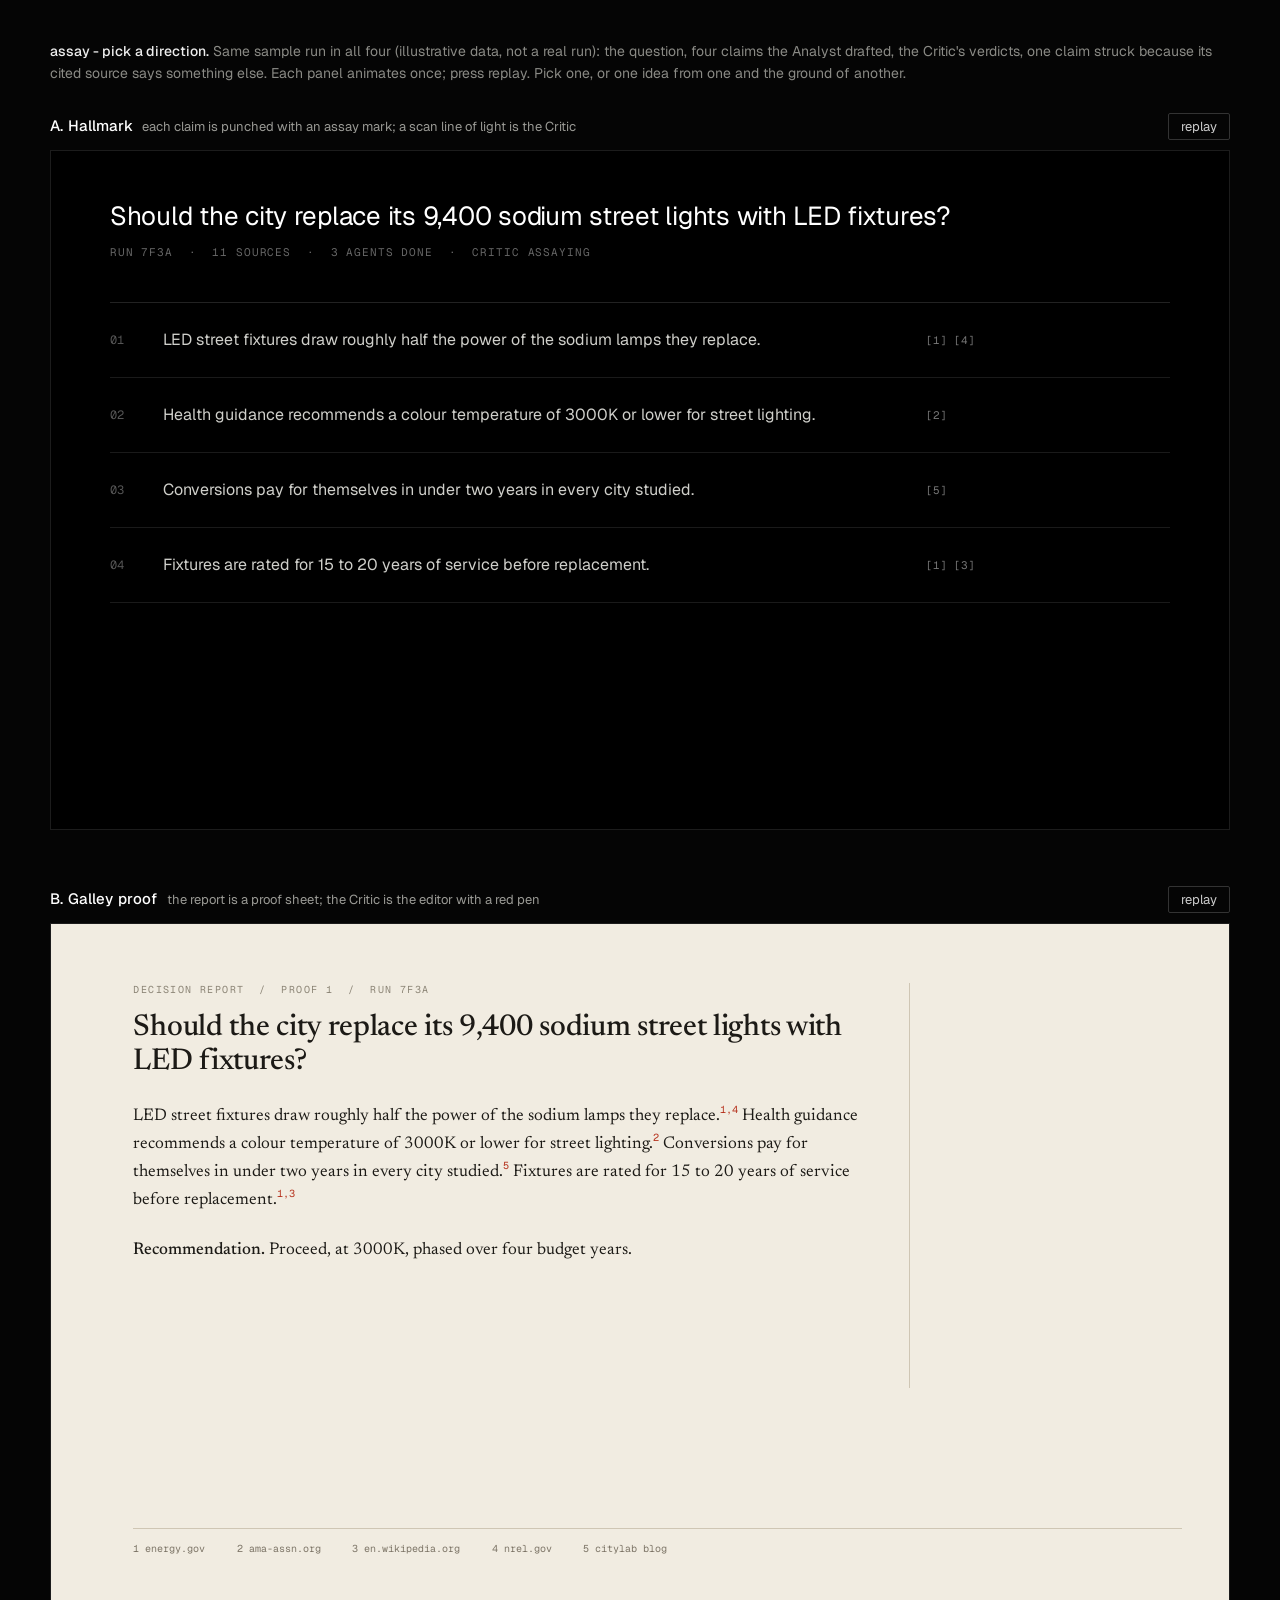
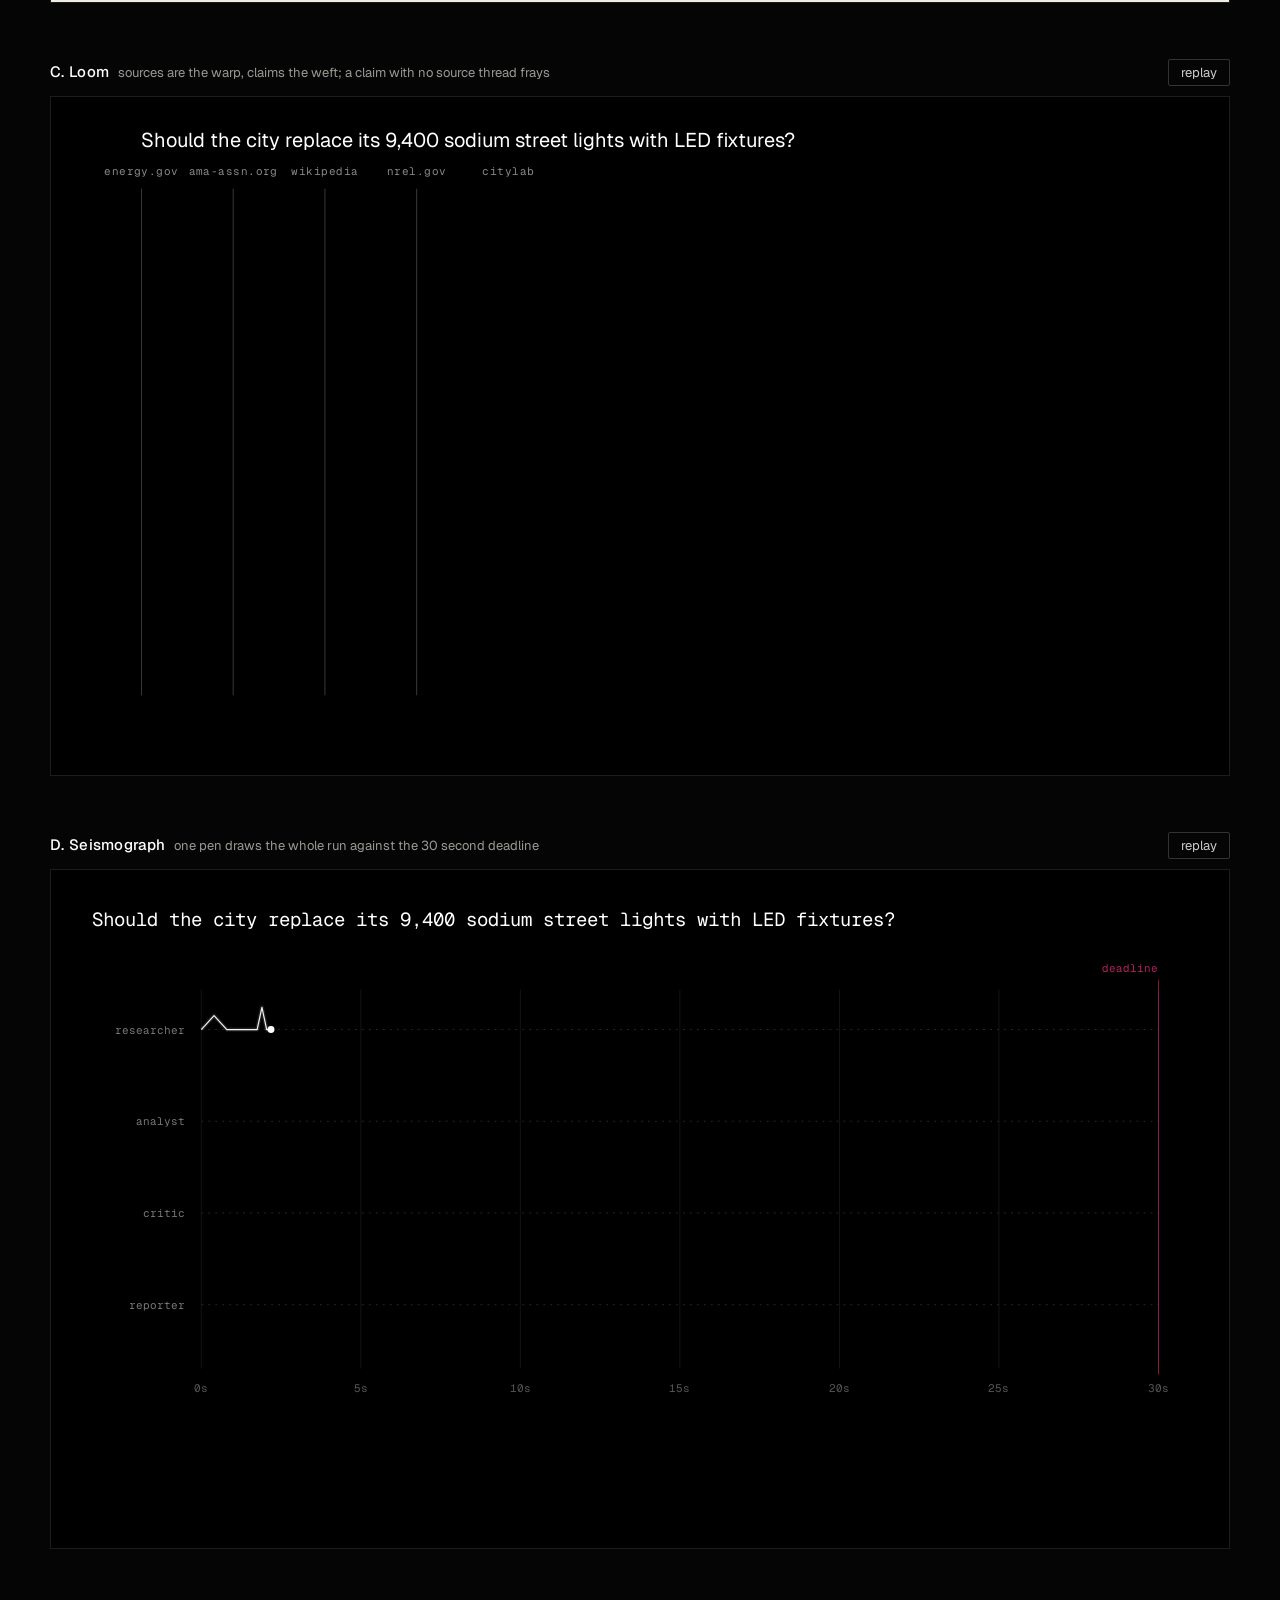
<file: design/previews.html>
<!doctype html>
<html lang="en">
<head>
<meta charset="utf-8">
<meta name="viewport" content="width=device-width, initial-scale=1">
<title>assay - four directions</title>
<link rel="preconnect" href="https://fonts.googleapis.com">
<link href="https://fonts.googleapis.com/css2?family=Geist:wght@300;400;500;600&family=Geist+Mono:wght@400;500&family=Newsreader:ital,opsz,wght@0,6..72,400;0,6..72,500;1,6..72,400&display=swap" rel="stylesheet">
<style>
:root { --ink:#0a0a0a; --line:#f2f2ee; --dim:#6d6d68; --pink:#ff2e88; }
* { box-sizing:border-box; margin:0; padding:0; }
body { background:#050505; color:#ddd; font-family:Geist, system-ui, sans-serif; padding:40px 16px 80px; }
.intro { max-width:1180px; margin:0 auto 28px; font-size:14px; color:#8a8a85; line-height:1.6; }
.intro b { color:#eee; font-weight:500; }
.panel { max-width:1180px; margin:0 auto 56px; }
.label { display:flex; justify-content:space-between; align-items:baseline; margin-bottom:10px; font-size:13px; color:#9a9a95; }
.label strong { color:#fff; font-weight:500; font-size:15px; letter-spacing:.02em; }
.label button { background:none; border:1px solid #333; color:#ccc; font:inherit; padding:4px 12px; border-radius:2px; cursor:pointer; }
.label button:hover { border-color:#888; }
.stage { position:relative; width:100%; aspect-ratio: 1180 / 680; overflow:hidden; border:1px solid #1c1c1c; }
.stage > svg, .stage > .fill { position:absolute; inset:0; width:100%; height:100%; }

/* ---------- A: Hallmark ---------- */
#A { background:#000; font-family:Geist; }
#A .fill { padding:4.2% 5%; display:flex; flex-direction:column; }
#A .q { font-size:clamp(14px,2.2vw,26px); color:#fff; font-weight:400; letter-spacing:-.01em; max-width:80%; line-height:1.25; }
#A .meta { font-family:'Geist Mono'; font-size:clamp(8px,.95vw,11px); color:#666; margin-top:1.2%; letter-spacing:.08em; text-transform:uppercase; }
#A .rows { margin-top:4%; border-top:1px solid #222; position:relative; flex:1; }
#A .row { display:grid; grid-template-columns:5% 1fr 14% 9%; align-items:center; border-bottom:1px solid #1a1a1a; padding:1.6% 0; opacity:0; transition:opacity .5s; font-size:clamp(10px,1.35vw,16px); color:#cfcfca; position:relative; }
#A .row.on { opacity:1; }
#A .n { font-family:'Geist Mono'; color:#555; font-size:.75em; }
#A .cites { font-family:'Geist Mono'; font-size:.68em; color:#777; }
#A .mark { justify-self:end; width:clamp(26px,3.3vw,40px); height:clamp(26px,3.3vw,40px); border:1px solid #fff; display:grid; place-items:center; font-family:'Geist Mono'; font-size:.7em; color:#fff; transform:scale(1.6); opacity:0; transition:transform .18s cubic-bezier(.2,1.6,.4,1), opacity .12s; }
#A .mark.on { transform:scale(1); opacity:1; }
#A .mark.p { border-style:dashed; color:#bbb; border-color:#bbb; }
#A .mark.x { border-color:var(--pink); color:var(--pink); }
#A .strike { position:absolute; left:5%; top:50%; height:1px; width:0; background:var(--pink); box-shadow:0 0 8px var(--pink); transition:width .7s ease; }
#A .row.struck .txt { color:#555; transition:color .6s .4s; }
#A .scan { position:absolute; left:-2%; right:-2%; height:1px; background:linear-gradient(90deg,transparent,#fff 20%,#fff 80%,transparent); box-shadow:0 0 14px #fff; top:0; opacity:0; }
#A .verdict { margin-top:3%; display:flex; gap:4%; align-items:baseline; opacity:0; transition:opacity .8s; }
#A .verdict.on { opacity:1; }
#A .verdict .v { font-size:clamp(12px,1.7vw,20px); color:#fff; }
#A .verdict .s { font-family:'Geist Mono'; font-size:clamp(8px,.95vw,11px); color:#777; letter-spacing:.06em; }
#A .verdict .s em { color:var(--pink); font-style:normal; }

/* ---------- B: Galley proof ---------- */
#B { background:#f1ece1; color:#1c1a16; }
#B .fill { display:grid; grid-template-columns: 1fr 26%; padding:5% 4% 4% 7%; gap:3%; font-family:Newsreader, Georgia, serif; }
#B h2 { font-weight:500; font-size:clamp(15px,2.4vw,30px); line-height:1.15; letter-spacing:-.01em; }
#B .kick { font-family:'Geist Mono'; font-size:clamp(7px,.85vw,10px); letter-spacing:.14em; text-transform:uppercase; color:#8b8475; margin-bottom:2%; }
#B p { font-size:clamp(10px,1.4vw,17px); line-height:1.62; margin-top:3%; }
#B sup { font-family:'Geist Mono'; font-size:.6em; color:#b5301b; }
#B .s { position:relative; transition:color .5s; }
#B .s.gone { color:#a49c8c; }
#B p { position:relative; }
#B p > svg.proof { position:absolute; left:0; top:0; width:100%; height:100%; overflow:visible; pointer-events:none; }
#B .margin { border-left:1px solid #cfc6b4; padding-left:9%; position:relative; font-family:Newsreader; font-style:italic; color:#b5301b; font-size:clamp(9px,1.15vw,14px); line-height:1.4; }
#B .note { position:absolute; left:9%; right:0; opacity:0; transition:opacity .6s; }
#B .note.on { opacity:1; }
#B .note b { font-style:normal; font-family:'Geist Mono'; font-weight:500; font-size:.8em; letter-spacing:.05em; }
#B .fn { grid-column:1 / -1; align-self:end; border-top:1px solid #cfc6b4; padding-top:1.2%; font-family:'Geist Mono'; font-size:clamp(7px,.8vw,10px); color:#7c7466; display:flex; gap:3%; flex-wrap:wrap; }
#B .stamp { position:absolute; right:5%; bottom:16%; border:2px solid #b5301b; color:#b5301b; font-family:'Geist Mono'; font-size:clamp(8px,1vw,12px); letter-spacing:.12em; padding:.6% 1.2%; transform:rotate(-4deg) scale(1.5); opacity:0; transition:all .25s cubic-bezier(.2,1.5,.4,1); }
#B .stamp.on { opacity:.9; transform:rotate(-4deg) scale(1); }

/* ---------- C: Loom ---------- */
#C { background:#000; }
#C text { font-family:Geist; }
#C .src { font-family:'Geist Mono'; font-size:11px; fill:#888; letter-spacing:.04em; }
#C .ct { font-size:15px; fill:#d8d8d3; }
#C .ct.gone { fill:#4a4a46; transition:fill .8s; }

/* ---------- D: Seismograph ---------- */
#D { background:#000; }
#D text { font-family:'Geist Mono'; }
</style>
</head>
<body>

<p class="intro"><b>assay - pick a direction.</b> Same sample run in all four (illustrative data, not a real run): the question, four claims the Analyst drafted, the Critic's verdicts, one claim struck because its cited source says something else. Each panel animates once; press replay. Pick one, or one idea from one and the ground of another.</p>

<section class="panel">
  <div class="label"><span><strong>A. Hallmark</strong> &nbsp; each claim is punched with an assay mark; a scan line of light is the Critic</span><button data-replay="A">replay</button></div>
  <div class="stage" id="A"><div class="fill">
    <div class="q">Should the city replace its 9,400 sodium street lights with LED fixtures?</div>
    <div class="meta">run 7f3a &nbsp;·&nbsp; 11 sources &nbsp;·&nbsp; 3 agents done &nbsp;·&nbsp; critic assaying</div>
    <div class="rows">
      <div class="scan"></div>
      <div class="row" data-v="s"><span class="n">01</span><span class="txt">LED street fixtures draw roughly half the power of the sodium lamps they replace.</span><span class="cites">[1] [4]</span><span class="mark">S</span><i class="strike"></i></div>
      <div class="row" data-v="s"><span class="n">02</span><span class="txt">Health guidance recommends a colour temperature of 3000K or lower for street lighting.</span><span class="cites">[2]</span><span class="mark">S</span><i class="strike"></i></div>
      <div class="row" data-v="x"><span class="n">03</span><span class="txt">Conversions pay for themselves in under two years in every city studied.</span><span class="cites">[5]</span><span class="mark x">X</span><i class="strike"></i></div>
      <div class="row" data-v="p"><span class="n">04</span><span class="txt">Fixtures are rated for 15 to 20 years of service before replacement.</span><span class="cites">[1] [3]</span><span class="mark p">P</span><i class="strike"></i></div>
    </div>
    <div class="verdict"><span class="v">Proceed, at 3000K, phased over four budget years.</span><span class="s">3 held &nbsp;·&nbsp; <em>1 struck</em> &nbsp;·&nbsp; 18.4 s</span></div>
  </div></div>
</section>

<section class="panel">
  <div class="label"><span><strong>B. Galley proof</strong> &nbsp; the report is a proof sheet; the Critic is the editor with a red pen</span><button data-replay="B">replay</button></div>
  <div class="stage" id="B"><div class="fill">
    <div>
      <div class="kick">Decision report &nbsp;/&nbsp; proof 1 &nbsp;/&nbsp; run 7f3a</div>
      <h2>Should the city replace its 9,400 sodium street lights with LED fixtures?</h2>
      <p>
        <span class="s" data-i="0">LED street fixtures draw roughly half the power of the sodium lamps they replace.<sup>1,4</sup></span>
        <span class="s" data-i="1">Health guidance recommends a colour temperature of 3000K or lower for street lighting.<sup>2</sup></span>
        <span class="s" data-i="2">Conversions pay for themselves in under two years in every city studied.<sup>5</sup></span>
        <span class="s" data-i="3">Fixtures are rated for 15 to 20 years of service before replacement.<sup>1,3</sup></span>
      </p>
      <p><b style="font-weight:500">Recommendation.</b> Proceed, at 3000K, phased over four budget years.</p>
    </div>
    <div class="margin">
      <div class="note" data-i="0" style="top:2%"><b>OK</b> &nbsp;src 1, para 3: "about 50 percent less energy"</div>
      <div class="note" data-i="1" style="top:17%"><b>OK</b> &nbsp;src 2 states 3000K</div>
      <div class="note" data-i="2" style="top:34%"><b>DELE</b> &nbsp;src 5 reports 6 to 11 years, and only for two cities. No source says "every".</div>
      <div class="note" data-i="3" style="top:62%"><b>QUERY</b> &nbsp;src 3 says 15; 20 is the vendor's own figure</div>
    </div>
    <div class="fn"><span>1 energy.gov</span><span>2 ama-assn.org</span><span>3 en.wikipedia.org</span><span>4 nrel.gov</span><span>5 citylab blog</span></div>
    <div class="stamp">3 PASSED &nbsp;1 STRUCK</div>
  </div></div>
</section>

<section class="panel">
  <div class="label"><span><strong>C. Loom</strong> &nbsp; sources are the warp, claims the weft; a claim with no source thread frays</span><button data-replay="C">replay</button></div>
  <div class="stage" id="C"><svg viewBox="0 0 1180 680" id="Csvg"></svg></div>
</section>

<section class="panel">
  <div class="label"><span><strong>D. Seismograph</strong> &nbsp; one pen draws the whole run against the 30 second deadline</span><button data-replay="D">replay</button></div>
  <div class="stage" id="D"><svg viewBox="0 0 1180 680" id="Dsvg"></svg></div>
</section>

<script>
const NS = 'http://www.w3.org/2000/svg';
const el = (tag, attrs = {}, parent) => {
  const node = document.createElementNS(NS, tag);
  for (const [k, v] of Object.entries(attrs)) node.setAttribute(k, v);
  if (parent) parent.appendChild(node);
  return node;
};
const wait = ms => new Promise(r => setTimeout(r, ms));
const timers = {};
function guard(id) { timers[id] = (timers[id] || 0) + 1; const token = timers[id]; return () => timers[id] !== token; }

/* A */
async function playA() {
  const stale = guard('A');
  const root = document.getElementById('A');
  const rows = [...root.querySelectorAll('.row')];
  const scan = root.querySelector('.scan');
  const verdict = root.querySelector('.verdict');
  rows.forEach(r => { r.classList.remove('on', 'struck'); r.querySelector('.mark').classList.remove('on'); r.querySelector('.strike').style.width = '0'; });
  verdict.classList.remove('on'); scan.style.opacity = 0;
  for (const r of rows) { await wait(260); if (stale()) return; r.classList.add('on'); }
  await wait(500);
  scan.style.transition = 'none'; scan.style.top = '0px'; scan.style.opacity = 1;
  for (const r of rows) {
    const y = r.offsetTop + r.offsetHeight / 2;
    scan.style.transition = 'top .55s cubic-bezier(.6,0,.3,1)'; scan.style.top = y + 'px';
    await wait(600); if (stale()) return;
    r.querySelector('.mark').classList.add('on');
    if (r.dataset.v === 'x') { await wait(200); r.classList.add('struck'); r.querySelector('.strike').style.width = '72%'; await wait(700); }
    await wait(250);
  }
  scan.style.transition = 'opacity .4s'; scan.style.opacity = 0;
  await wait(300); if (stale()) return; verdict.classList.add('on');
}

/* B */
async function playB() {
  const stale = guard('B');
  const root = document.getElementById('B');
  const spans = [...root.querySelectorAll('.s')];
  const notes = [...root.querySelectorAll('.note')];
  const stamp = root.querySelector('.stamp');
  spans.forEach(s => s.classList.remove('gone')); root.querySelectorAll('svg.proof').forEach(n => n.remove());
  notes.forEach(n => n.classList.remove('on')); stamp.classList.remove('on');
  await wait(700);
  for (let i = 0; i < spans.length; i++) {
    if (stale()) return;
    const s = spans[i];
    if (i === 2) {
      // a hand-drawn strike: one slightly wavering red line per text line box, ending in a delete loop
      const rects = [...s.getClientRects()]; const base = s.parentElement.getBoundingClientRect();
      const svg = el('svg', { class: 'proof' }); s.parentElement.appendChild(svg);
      let delay = 0;
      rects.forEach((rc, k) => {
        const y = rc.top - base.top + rc.height * 0.55, x0 = rc.left - base.left, x1 = rc.right - base.left;
        const d = `M${x0},${y + 1} C${x0 + (x1 - x0) * .3},${y - 2} ${x0 + (x1 - x0) * .7},${y + 2} ${x1},${y - 1}` + (k === rects.length - 1 ? ` q 10,-14 4,-16 q -8,-1 -2,14` : '');
        const p = el('path', { d, fill: 'none', stroke: '#b5301b', 'stroke-width': 1.6, 'stroke-linecap': 'round' }, svg);
        const len = p.getTotalLength(); p.style.strokeDasharray = len; p.style.strokeDashoffset = len;
        p.style.transition = `stroke-dashoffset ${len / 900}s ease-in-out ${delay}s`; delay += len / 900;
        requestAnimationFrame(() => requestAnimationFrame(() => p.style.strokeDashoffset = 0));
      });
      await wait(delay * 1000 + 100); s.classList.add('gone');
    } else {
      s.style.background = 'rgba(181,48,27,.08)'; await wait(500); s.style.background = '';
    }
    notes[i].classList.add('on');
    await wait(650);
  }
  if (stale()) return; stamp.classList.add('on');
}

/* C: Loom */
function playC() {
  const stale = guard('C');
  const svg = document.getElementById('Csvg'); svg.replaceChildren();
  const sources = ['energy.gov', 'ama-assn.org', 'wikipedia', 'nrel.gov', 'citylab'];
  const claims = [
    { t: 'LED fixtures draw roughly half the power of sodium lamps', c: [0, 3], v: 's' },
    { t: 'Health guidance: 3000K or lower for street lighting', c: [1], v: 's' },
    { t: 'Conversions pay back in under two years everywhere', c: [4], v: 'x' },
    { t: 'Fixtures last 15 to 20 years before replacement', c: [0, 2], v: 'p' },
  ];
  const X0 = 90, DX = 92, Y0 = 150, DY = 105, top = 92, bottom = 600;
  el('text', { x: 90, y: 50, fill: '#fff', 'font-size': 20 }, svg).textContent = 'Should the city replace its 9,400 sodium street lights with LED fixtures?';
  const warps = sources.map((s, i) => {
    const x = X0 + i * DX;
    const t = el('text', { x, y: top - 14, class: 'src', 'text-anchor': 'middle' }, svg); t.textContent = s;
    const ln = el('line', { x1: x, y1: top, x2: x, y2: top, stroke: '#3a3a38', 'stroke-width': 1 }, svg);
    return { x, ln };
  });
  warps.forEach((w, i) => setTimeout(() => { if (stale()) return; w.ln.style.transition = 'all .9s ease'; w.ln.setAttribute('y2', bottom); }, 100 + i * 120));
  claims.forEach((c, ci) => {
    const y = Y0 + ci * DY;
    const startAt = 1300 + ci * 1300;
    const weft = el('path', { d: '', fill: 'none', stroke: c.v === 'x' ? '#ff2e88' : '#f2f2ee', 'stroke-width': 1.3 }, svg);
    // the weft passes over a cited warp and under the others, so the cloth is legible as cloth
    let d = `M ${X0 - 40} ${y}`;
    warps.forEach((w, wi) => { const over = c.c.includes(wi); d += ` L ${w.x - 14} ${y} Q ${w.x} ${y + (over ? -7 : 7)} ${w.x + 14} ${y}`; });
    d += ` L 560 ${y}`;
    weft.setAttribute('d', d);
    const len = weft.getTotalLength();
    const stop = c.v === 'x' ? len * 0.78 : len;
    weft.style.strokeDasharray = `${stop} ${len}`; weft.style.strokeDashoffset = stop;
    const label = el('text', { x: 600, y: y + 5, class: 'ct', opacity: 0 }, svg); label.textContent = c.t;
    const mark = el('text', { x: 1110, y: y + 5, 'font-family': 'Geist Mono', 'font-size': 12, fill: c.v === 'x' ? '#ff2e88' : c.v === 'p' ? '#999' : '#fff', 'text-anchor': 'end', opacity: 0 }, svg);
    mark.textContent = c.v === 's' ? 'held' : c.v === 'p' ? 'partly held' : 'struck';
    setTimeout(() => {
      if (stale()) return;
      label.style.transition = 'opacity .5s'; label.setAttribute('opacity', 1);
      weft.style.transition = 'stroke-dashoffset 1.1s cubic-bezier(.5,0,.3,1)'; weft.style.strokeDashoffset = 0;
      c.c.forEach(wi => {
        const k = el('circle', { cx: warps[wi].x, cy: y - 3.5, r: 0, fill: c.v === 'x' ? '#ff2e88' : '#fff' }, svg);
        setTimeout(() => { if (stale()) return; k.style.transition = 'r .25s'; k.setAttribute('r', 3.2); warps[wi].ln.setAttribute('stroke', '#777'); }, 300 + wi * 160);
      });
    }, startAt);
    setTimeout(() => {
      if (stale()) return;
      mark.style.transition = 'opacity .4s'; mark.setAttribute('opacity', 1);
      if (c.v === 'x') {
        // the thread found no warp that says this, so it frays where the evidence should have been
        const fx = X0 + 4 * DX - 8;
        for (let f = 0; f < 6; f++) {
          const a = (f - 2.5) * 0.28;
          const p = el('path', { d: `M ${fx} ${y} q ${18 + f * 3} ${a * 20} ${30 + f * 4} ${a * 46 + (f % 2 ? 6 : -4)}`, fill: 'none', stroke: '#ff2e88', 'stroke-width': .8, opacity: .8 }, svg);
          const l = p.getTotalLength(); p.style.strokeDasharray = l; p.style.strokeDashoffset = l;
          requestAnimationFrame(() => { p.style.transition = `stroke-dashoffset .6s ease ${f * .06}s`; p.style.strokeDashoffset = 0; });
        }
        label.classList.add('gone');
        const s = el('line', { x1: 600, y1: y, x2: 600, y2: y, stroke: '#ff2e88', 'stroke-width': 1 }, svg);
        requestAnimationFrame(() => { s.style.transition = 'all .7s ease .2s'; s.setAttribute('x2', 600 + label.getComputedTextLength()); });
      }
    }, startAt + 1200);
  });
  setTimeout(() => {
    if (stale()) return;
    const v = el('text', { x: 90, y: 640, fill: '#fff', 'font-size': 17, opacity: 0 }, svg); v.textContent = 'Proceed, at 3000K, phased over four budget years.';
    const s = el('text', { x: 1110, y: 640, 'font-family': 'Geist Mono', 'font-size': 12, fill: '#777', 'text-anchor': 'end', opacity: 0 }, svg); s.textContent = '3 held · 1 struck · 18.4 s';
    [v, s].forEach(n => { n.style.transition = 'opacity .8s'; n.setAttribute('opacity', 1); });
  }, 1300 + 4 * 1300 + 1000);
}

/* D: Seismograph */
function playD() {
  const stale = guard('D');
  const svg = document.getElementById('Dsvg'); svg.replaceChildren();
  const L = 150, R = 1110, T = 120, secs = 30, px = s => L + (R - L) * s / secs;
  const lanes = ['researcher', 'analyst', 'critic', 'reporter'];
  const laneY = i => T + 40 + i * 92;
  el('text', { x: 40, y: 56, fill: '#fff', 'font-size': 19, 'font-family': 'Geist' }, svg).textContent = 'Should the city replace its 9,400 sodium street lights with LED fixtures?';
  for (let s = 0; s <= secs; s += 5) {
    el('line', { x1: px(s), y1: T, x2: px(s), y2: T + 380, stroke: '#151515' }, svg);
    el('text', { x: px(s), y: T + 404, fill: '#555', 'font-size': 11, 'text-anchor': 'middle' }, svg).textContent = s + 's';
  }
  lanes.forEach((n, i) => {
    el('line', { x1: L, y1: laneY(i), x2: R, y2: laneY(i), stroke: '#262626', 'stroke-dasharray': '2 5' }, svg);
    el('text', { x: L - 16, y: laneY(i) + 4, fill: '#777', 'font-size': 11, 'text-anchor': 'end' }, svg).textContent = n;
  });
  el('line', { x1: px(30), y1: T - 10, x2: px(30), y2: T + 386, stroke: '#ff2e88', 'stroke-width': 1, opacity: .5 }, svg);
  el('text', { x: px(30), y: T - 18, fill: '#ff2e88', 'font-size': 11, 'text-anchor': 'end', opacity: .7 }, svg).textContent = 'deadline';
  // the trace: stage changes are steps between lanes, events are small deflections on the current lane
  const pts = []; const at = (s, lane, j = 0) => pts.push([px(s), laneY(lane) + j]);
  at(0, 0); at(0.4, 0, -14); at(0.8, 0);
  [1.9, 2.6, 3.4, 4.1, 5.2, 6.0, 6.9, 7.5, 8.8, 9.6, 10.4].forEach(s => { at(s - .15, 0); at(s, 0, -22 - (s * 7 % 13)); at(s + .15, 0); });
  at(11.0, 0); at(11.3, 1);
  [12.6, 13.9, 15.1, 15.9].forEach(s => { at(s - .15, 1); at(s, 1, -18); at(s + .15, 1); });
  at(16.2, 1); at(16.45, 2);
  const crit = [[16.9, 's'], [17.15, 's'], [17.4, 'x'], [17.6, 'p']];
  crit.forEach(([s, v]) => { at(s - .08, 2); at(s, 2, v === 'x' ? 60 : -18); at(s + .08, 2); });
  at(17.8, 2); at(18.0, 3); at(18.4, 3, -10); at(18.6, 3);
  const d = 'M ' + pts.map(p => p.join(' ')).join(' L ');
  const glow = el('path', { d, fill: 'none', stroke: '#fff', 'stroke-width': 4, opacity: .12, 'stroke-linejoin': 'round' }, svg);
  const pen = el('path', { d, fill: 'none', stroke: '#f2f2ee', 'stroke-width': 1.2, 'stroke-linejoin': 'round' }, svg);
  const len = pen.getTotalLength();
  [pen, glow].forEach(p => { p.style.strokeDasharray = len; p.style.strokeDashoffset = len; });
  const nib = el('circle', { r: 3.5, fill: '#fff' }, svg);
  const notes = [
    [5.2, 0, '11 sources, 3 tools'], [13.9, 1, '4 claims drafted'], [17.4, 2, 'claim 3 struck: source says 6 to 11 years'], [18.4, 3, 'report at 18.4 s'],
  ];
  const noteEls = notes.map(([s, lane, t]) => {
    const isX = t.startsWith('claim 3');
    const n = el('text', { x: px(s) + 10, y: laneY(lane) + (isX ? 78 : -34), fill: isX ? '#ff2e88' : '#aaa', 'font-size': 11, opacity: 0 }, svg); n.textContent = t; return [s, n];
  });
  const spike = el('circle', { cx: px(17.4), cy: laneY(2) + 60, r: 0, fill: '#ff2e88' }, svg);
  const verdict = el('text', { x: L, y: 610, fill: '#fff', 'font-size': 18, 'font-family': 'Geist', opacity: 0 }, svg); verdict.textContent = 'Proceed, at 3000K, phased over four budget years.';
  const stats = el('text', { x: R, y: 610, fill: '#777', 'font-size': 12, 'text-anchor': 'end', opacity: 0 }, svg); stats.textContent = '3 held · 1 struck · 11.6 s under budget';
  const dur = 5200; const t0 = performance.now();
  (function frame(now) {
    if (stale()) return;
    const k = Math.min(1, (now - t0) / dur);
    const off = len * (1 - k);
    pen.style.strokeDashoffset = off; glow.style.strokeDashoffset = off;
    const p = pen.getPointAtLength(len * k); nib.setAttribute('cx', p.x); nib.setAttribute('cy', p.y);
    const sNow = (p.x - L) / (R - L) * secs;
    noteEls.forEach(([s, n]) => { if (sNow >= s) { n.style.transition = 'opacity .4s'; n.setAttribute('opacity', 1); } });
    if (sNow >= 17.4) { spike.style.transition = 'r .3s'; spike.setAttribute('r', 3.5); }
    if (k < 1) requestAnimationFrame(frame);
    else { [verdict, stats].forEach(n => { n.style.transition = 'opacity .8s'; n.setAttribute('opacity', 1); }); }
  })(t0);
}

const players = { A: playA, B: playB, C: playC, D: playD };
document.querySelectorAll('[data-replay]').forEach(b => b.addEventListener('click', () => players[b.dataset.replay]()));
const seen = new IntersectionObserver(entries => entries.forEach(e => {
  if (e.isIntersecting && !e.target.dataset.played) { e.target.dataset.played = 1; players[e.target.id](); }
}), { threshold: .45 });
document.fonts.ready.then(() => ['A', 'B', 'C', 'D'].forEach(id => seen.observe(document.getElementById(id))));
</script>
</body>
</html>
</file>
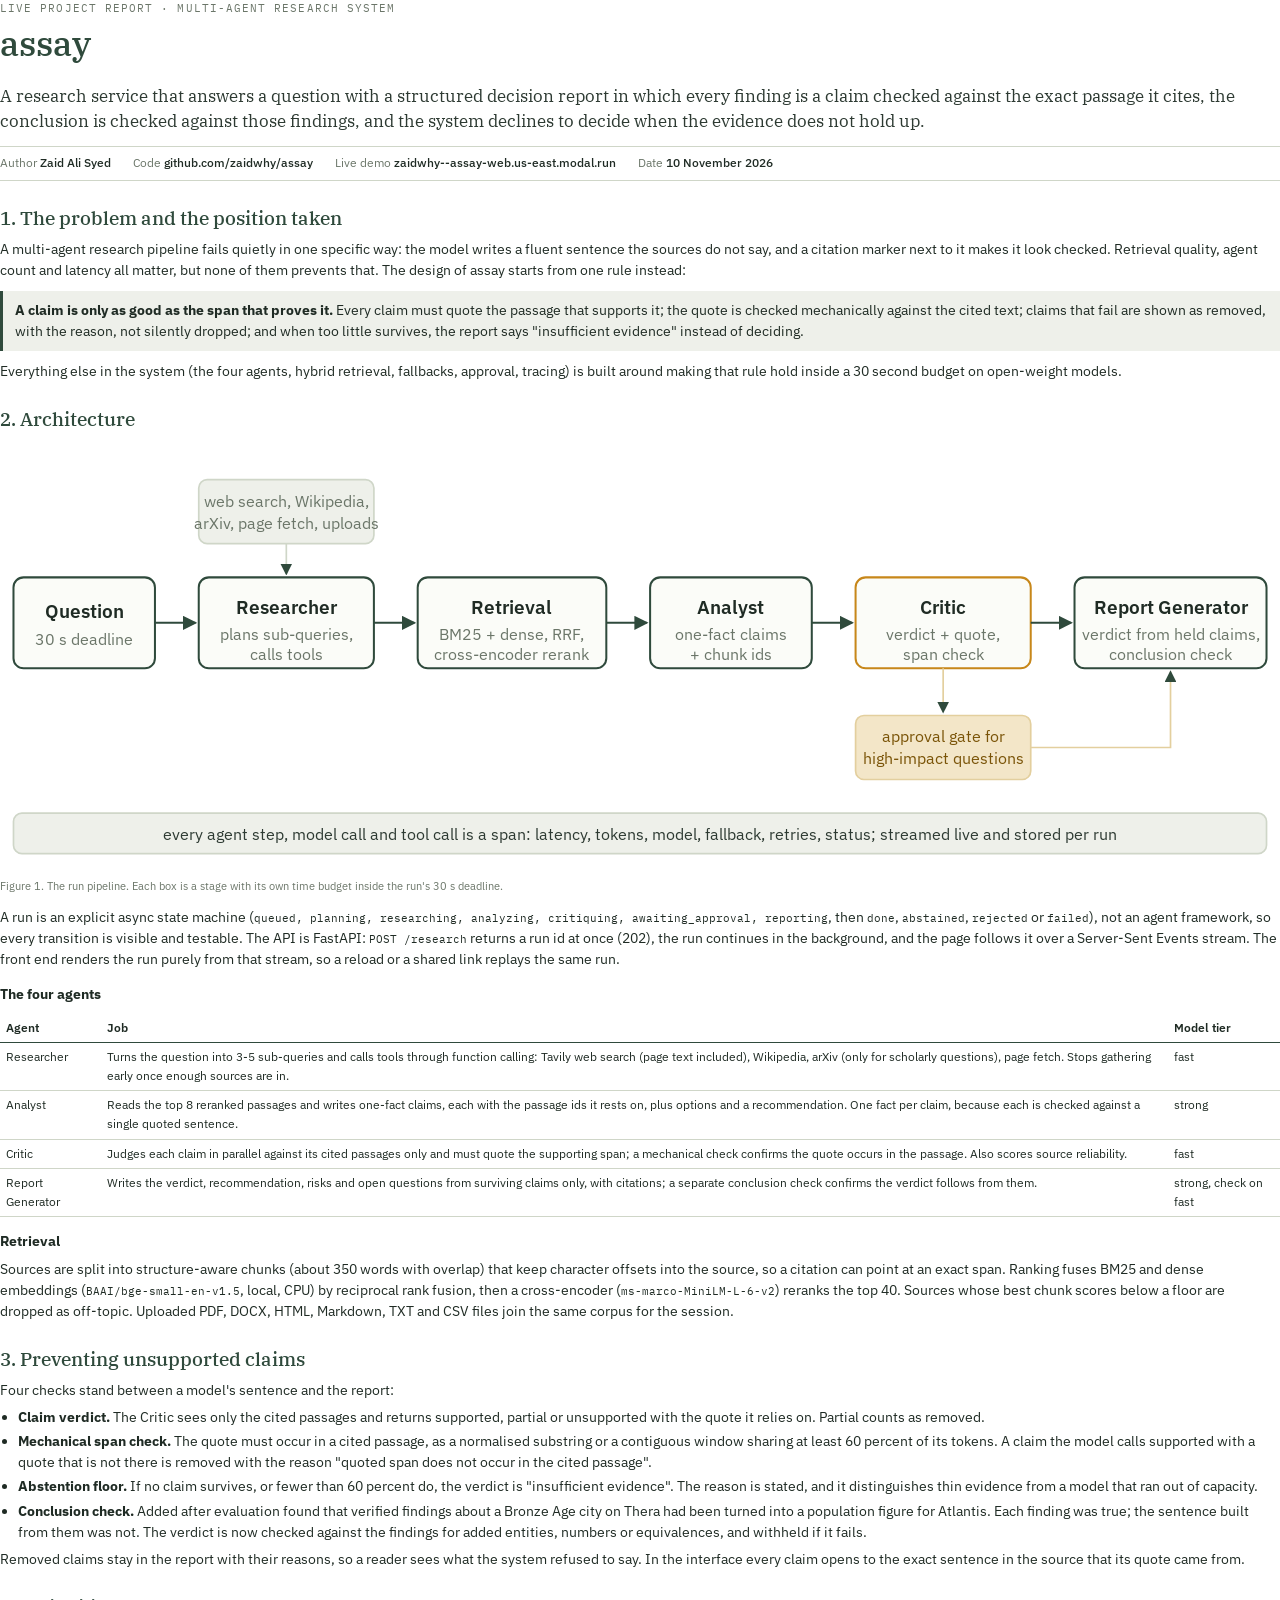
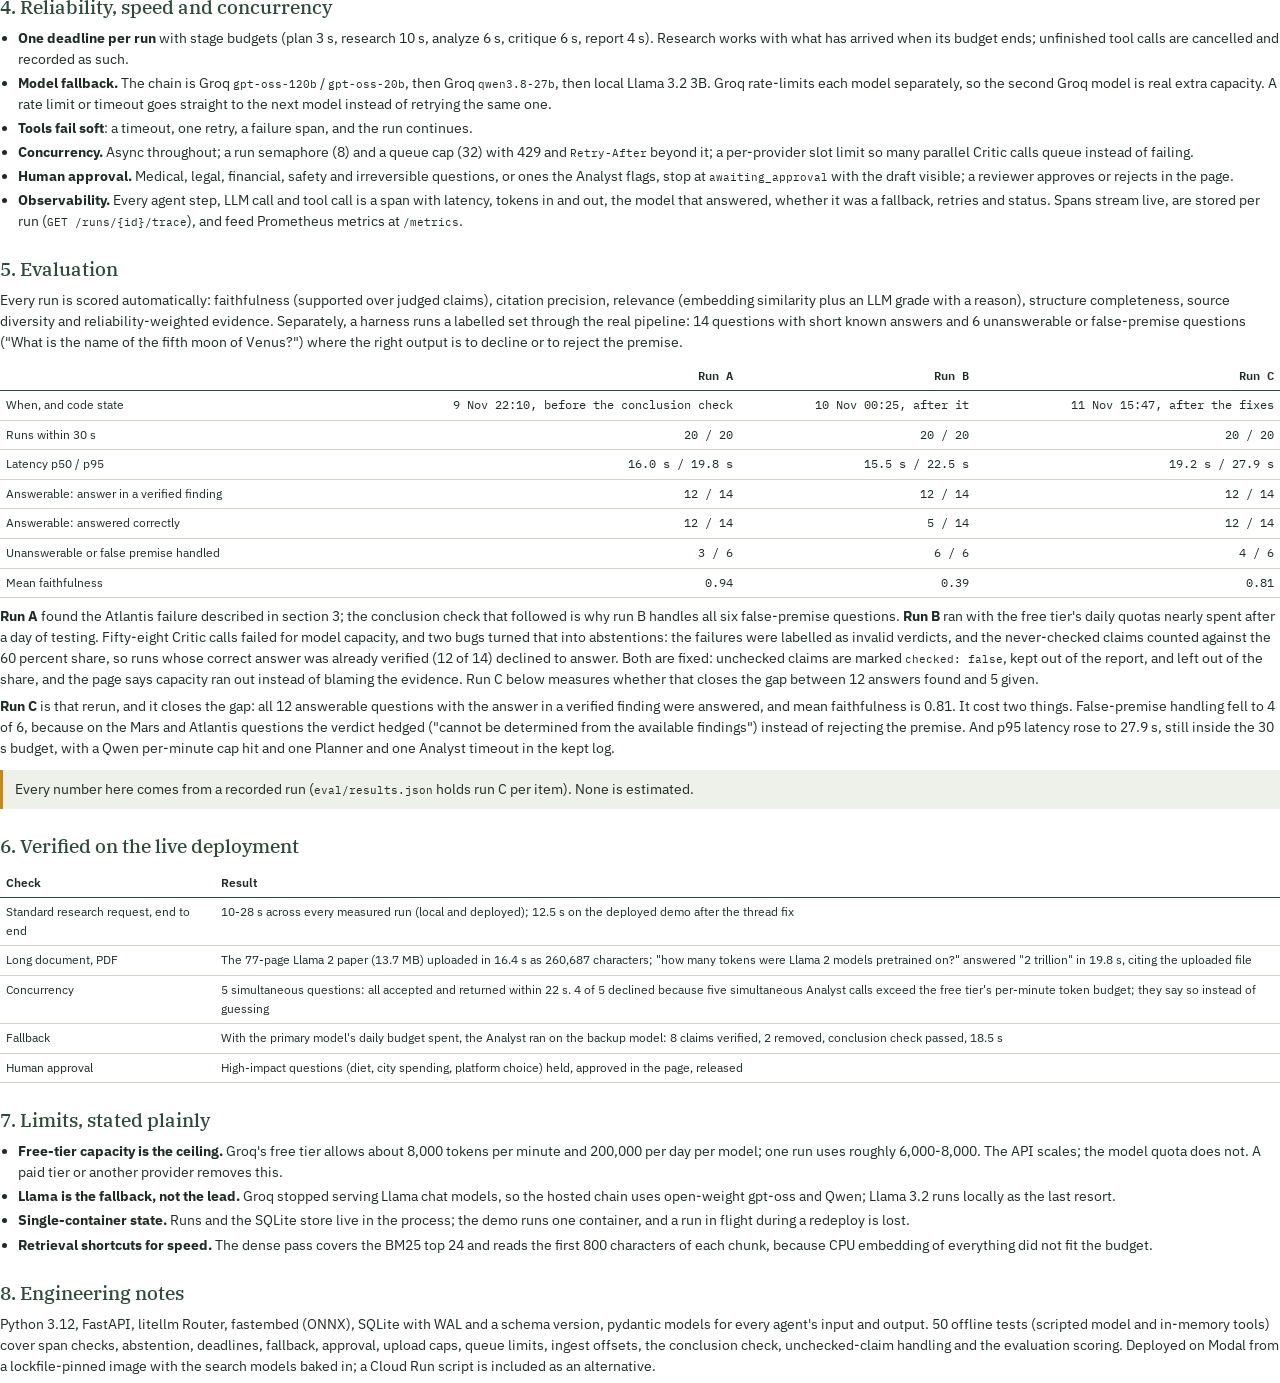
<file: docs/report/report.html>
<!doctype html>
<html lang="en">
<head>
<meta charset="utf-8">
<title>assay - project report</title>
<link href="https://fonts.googleapis.com/css2?family=IBM+Plex+Sans:wght@400;500;600&family=IBM+Plex+Mono:wght@400;500&family=IBM+Plex+Serif:wght@400;500&display=swap" rel="stylesheet">
<style>
:root { --ink:#1f2b24; --ink2:#2d3a32; --muted:#6b7669; --rule:#cfd6c8; --brand:#2f4a3c; --accent:#c7871a;
  --ok:#2f6b46; --okbg:#dbe9dc; --bad:#a63a2a; --badbg:#f2dcd6; --side:#eef0ea; }
@page { size:A4; margin:18mm 17mm 18mm 17mm; }
* { box-sizing:border-box; }
body { font-family:'IBM Plex Sans', sans-serif; color:var(--ink); font-size:10.2pt; line-height:1.55; margin:0; }
h1 { font-family:'IBM Plex Serif', serif; font-weight:500; font-size:26pt; margin:0; color:var(--brand); }
h2 { font-family:'IBM Plex Serif', serif; font-weight:500; font-size:14.5pt; margin:22px 0 6px; color:var(--brand); break-after:avoid; }
h3 { font-size:10.5pt; margin:14px 0 4px; break-after:avoid; }
p { margin:6px 0; }
.kicker { font-family:'IBM Plex Mono', monospace; font-size:8pt; letter-spacing:.1em; text-transform:uppercase; color:var(--muted); }
.lede { font-family:'IBM Plex Serif', serif; font-size:12.5pt; line-height:1.5; color:var(--ink2); margin:14px 0 10px; }
.meta { display:flex; gap:22px; flex-wrap:wrap; font-size:9pt; color:var(--muted); border-top:1px solid var(--rule); border-bottom:1px solid var(--rule); padding:7px 0; margin:12px 0 4px; }
.meta b { color:var(--ink); font-weight:500; }
code, .mono { font-family:'IBM Plex Mono', monospace; font-size:8.6pt; }
table { width:100%; border-collapse:collapse; margin:8px 0; font-size:9pt; break-inside:avoid; }
th { text-align:left; font-weight:600; border-bottom:1.5px solid var(--brand); padding:5px 6px; }
td { border-bottom:1px solid var(--rule); padding:5px 6px; vertical-align:top; }
td.n, th.n { text-align:right; font-family:'IBM Plex Mono', monospace; }
.box { background:var(--side); border-left:3px solid var(--brand); padding:9px 12px; margin:10px 0; break-inside:avoid; }
.box.warn { border-left-color:var(--accent); }
ul { margin:6px 0; padding-left:18px; } li { margin:3px 0; }
figure { margin:12px 0; break-inside:avoid; }
figcaption { font-size:8.5pt; color:var(--muted); margin-top:4px; }
.pill { display:inline-block; font-size:8pt; padding:1px 6px; border-radius:4px; }
.pill.s { background:var(--okbg); color:var(--ok); } .pill.x { background:var(--badbg); color:var(--bad); }
.break { break-before:page; }
</style>
</head>
<body>

<div class="kicker">Live project report &middot; multi-agent research system</div>
<h1>assay</h1>
<p class="lede">A research service that answers a question with a structured decision report in which every finding is a claim checked against the exact passage it cites, the conclusion is checked against those findings, and the system declines to decide when the evidence does not hold up.</p>
<div class="meta">
  <span>Author <b>Zaid Ali Syed</b></span>
  <span>Code <b>github.com/zaidwhy/assay</b></span>
  <span>Live demo <b>zaidwhy--assay-web.us-east.modal.run</b></span>
  <span>Date <b>10 November 2026</b></span>
</div>

<h2>1. The problem and the position taken</h2>
<p>A multi-agent research pipeline fails quietly in one specific way: the model writes a fluent sentence the sources do not say, and a citation marker next to it makes it look checked. Retrieval quality, agent count and latency all matter, but none of them prevents that. The design of assay starts from one rule instead:</p>
<div class="box"><b>A claim is only as good as the span that proves it.</b> Every claim must quote the passage that supports it; the quote is checked mechanically against the cited text; claims that fail are shown as removed, with the reason, not silently dropped; and when too little survives, the report says "insufficient evidence" instead of deciding.</div>
<p>Everything else in the system (the four agents, hybrid retrieval, fallbacks, approval, tracing) is built around making that rule hold inside a 30 second budget on open-weight models.</p>

<h2>2. Architecture</h2>
<figure>
<svg viewBox="0 0 760 250" width="100%" xmlns="http://www.w3.org/2000/svg" font-family="IBM Plex Sans, sans-serif" font-size="11">
  <defs><marker id="a" viewBox="0 0 8 8" refX="7" refY="4" markerWidth="7" markerHeight="7" orient="auto"><path d="M0,0 L8,4 L0,8 z" fill="#2f4a3c"/></marker></defs>
  <g fill="#fbfcf8" stroke="#2f4a3c" stroke-width="1.2">
    <rect x="8" y="78" width="84" height="54" rx="6"/>
    <rect x="118" y="78" width="104" height="54" rx="6"/>
    <rect x="248" y="78" width="112" height="54" rx="6"/>
    <rect x="386" y="78" width="96" height="54" rx="6"/>
    <rect x="508" y="78" width="104" height="54" rx="6" stroke="#c7871a"/>
    <rect x="638" y="78" width="114" height="54" rx="6"/>
  </g>
  <g text-anchor="middle" fill="#1f2b24">
    <text x="50" y="102" font-weight="600">Question</text><text x="50" y="118" fill="#6b7669" font-size="9.5">30 s deadline</text>
    <text x="170" y="100" font-weight="600">Researcher</text><text x="170" y="115" fill="#6b7669" font-size="9.5">plans sub-queries,</text><text x="170" y="127" fill="#6b7669" font-size="9.5">calls tools</text>
    <text x="304" y="100" font-weight="600">Retrieval</text><text x="304" y="115" fill="#6b7669" font-size="9.5">BM25 + dense, RRF,</text><text x="304" y="127" fill="#6b7669" font-size="9.5">cross-encoder rerank</text>
    <text x="434" y="100" font-weight="600">Analyst</text><text x="434" y="115" fill="#6b7669" font-size="9.5">one-fact claims</text><text x="434" y="127" fill="#6b7669" font-size="9.5">+ chunk ids</text>
    <text x="560" y="100" font-weight="600">Critic</text><text x="560" y="115" fill="#6b7669" font-size="9.5">verdict + quote,</text><text x="560" y="127" fill="#6b7669" font-size="9.5">span check</text>
    <text x="695" y="100" font-weight="600">Report Generator</text><text x="695" y="115" fill="#6b7669" font-size="9.5">verdict from held claims,</text><text x="695" y="127" fill="#6b7669" font-size="9.5">conclusion check</text>
  </g>
  <g stroke="#2f4a3c" stroke-width="1.2" marker-end="url(#a)"><path d="M92 105 H116"/><path d="M222 105 H246"/><path d="M360 105 H384"/><path d="M482 105 H506"/><path d="M612 105 H636"/></g>
  <g font-size="9.5" fill="#6b7669" text-anchor="middle">
    <rect x="118" y="20" width="104" height="38" rx="5" fill="#eef0ea" stroke="#cfd6c8"/>
    <text x="170" y="36">web search, Wikipedia,</text><text x="170" y="49">arXiv, page fetch, uploads</text>
    <path d="M170 58 V76" stroke="#cfd6c8" marker-end="url(#a)"/>
    <rect x="508" y="160" width="104" height="38" rx="5" fill="#f3e6c8" stroke="#e3cf9e"/>
    <text x="560" y="176" fill="#7a5408">approval gate for</text><text x="560" y="189" fill="#7a5408">high-impact questions</text>
    <path d="M560 132 V158" stroke="#e3cf9e" marker-end="url(#a)"/>
    <path d="M612 179 H695 V134" stroke="#e3cf9e" fill="none" marker-end="url(#a)"/>
  </g>
  <rect x="8" y="218" width="744" height="24" rx="5" fill="#eef0ea" stroke="#cfd6c8"/>
  <text x="380" y="234" text-anchor="middle" font-size="9.5" fill="#2d3a32">every agent step, model call and tool call is a span: latency, tokens, model, fallback, retries, status; streamed live and stored per run</text>
</svg>
<figcaption>Figure 1. The run pipeline. Each box is a stage with its own time budget inside the run's 30 s deadline.</figcaption>
</figure>
<p>A run is an explicit async state machine (<span class="mono">queued, planning, researching, analyzing, critiquing, awaiting_approval, reporting</span>, then <span class="mono">done</span>, <span class="mono">abstained</span>, <span class="mono">rejected</span> or <span class="mono">failed</span>), not an agent framework, so every transition is visible and testable. The API is FastAPI: <span class="mono">POST /research</span> returns a run id at once (202), the run continues in the background, and the page follows it over a Server-Sent Events stream. The front end renders the run purely from that stream, so a reload or a shared link replays the same run.</p>

<h3>The four agents</h3>
<table>
<tr><th>Agent</th><th>Job</th><th>Model tier</th></tr>
<tr><td>Researcher</td><td>Turns the question into 3-5 sub-queries and calls tools through function calling: Tavily web search (page text included), Wikipedia, arXiv (only for scholarly questions), page fetch. Stops gathering early once enough sources are in.</td><td>fast</td></tr>
<tr><td>Analyst</td><td>Reads the top 8 reranked passages and writes one-fact claims, each with the passage ids it rests on, plus options and a recommendation. One fact per claim, because each is checked against a single quoted sentence.</td><td>strong</td></tr>
<tr><td>Critic</td><td>Judges each claim in parallel against its cited passages only and must quote the supporting span; a mechanical check confirms the quote occurs in the passage. Also scores source reliability.</td><td>fast</td></tr>
<tr><td>Report Generator</td><td>Writes the verdict, recommendation, risks and open questions from surviving claims only, with citations; a separate conclusion check confirms the verdict follows from them.</td><td>strong, check on fast</td></tr>
</table>

<h3>Retrieval</h3>
<p>Sources are split into structure-aware chunks (about 350 words with overlap) that keep character offsets into the source, so a citation can point at an exact span. Ranking fuses BM25 and dense embeddings (<span class="mono">BAAI/bge-small-en-v1.5</span>, local, CPU) by reciprocal rank fusion, then a cross-encoder (<span class="mono">ms-marco-MiniLM-L-6-v2</span>) reranks the top 40. Sources whose best chunk scores below a floor are dropped as off-topic. Uploaded PDF, DOCX, HTML, Markdown, TXT and CSV files join the same corpus for the session.</p>

<h2>3. Preventing unsupported claims</h2>
<p>Four checks stand between a model's sentence and the report:</p>
<ul>
<li><b>Claim verdict.</b> The Critic sees only the cited passages and returns supported, partial or unsupported with the quote it relies on. Partial counts as removed.</li>
<li><b>Mechanical span check.</b> The quote must occur in a cited passage, as a normalised substring or a contiguous window sharing at least 60 percent of its tokens. A claim the model calls supported with a quote that is not there is removed with the reason "quoted span does not occur in the cited passage".</li>
<li><b>Abstention floor.</b> If no claim survives, or fewer than 60 percent do, the verdict is "insufficient evidence". The reason is stated, and it distinguishes thin evidence from a model that ran out of capacity.</li>
<li><b>Conclusion check.</b> Added after evaluation found that verified findings about a Bronze Age city on Thera had been turned into a population figure for Atlantis. Each finding was true; the sentence built from them was not. The verdict is now checked against the findings for added entities, numbers or equivalences, and withheld if it fails.</li>
</ul>
<p>Removed claims stay in the report with their reasons, so a reader sees what the system refused to say. In the interface every claim opens to the exact sentence in the source that its quote came from.</p>

<h2>4. Reliability, speed and concurrency</h2>
<ul>
<li><b>One deadline per run</b> with stage budgets (plan 3 s, research 10 s, analyze 6 s, critique 6 s, report 4 s). Research works with what has arrived when its budget ends; unfinished tool calls are cancelled and recorded as such.</li>
<li><b>Model fallback.</b> The chain is Groq <span class="mono">gpt-oss-120b</span> / <span class="mono">gpt-oss-20b</span>, then Groq <span class="mono">qwen3.8-27b</span>, then local Llama 3.2 3B. Groq rate-limits each model separately, so the second Groq model is real extra capacity. A rate limit or timeout goes straight to the next model instead of retrying the same one.</li>
<li><b>Tools fail soft</b>: a timeout, one retry, a failure span, and the run continues.</li>
<li><b>Concurrency.</b> Async throughout; a run semaphore (8) and a queue cap (32) with 429 and <span class="mono">Retry-After</span> beyond it; a per-provider slot limit so many parallel Critic calls queue instead of failing.</li>
<li><b>Human approval.</b> Medical, legal, financial, safety and irreversible questions, or ones the Analyst flags, stop at <span class="mono">awaiting_approval</span> with the draft visible; a reviewer approves or rejects in the page.</li>
<li><b>Observability.</b> Every agent step, LLM call and tool call is a span with latency, tokens in and out, the model that answered, whether it was a fallback, retries and status. Spans stream live, are stored per run (<span class="mono">GET /runs/{id}/trace</span>), and feed Prometheus metrics at <span class="mono">/metrics</span>.</li>
</ul>

<h2 class="break">5. Evaluation</h2>
<p>Every run is scored automatically: faithfulness (supported over judged claims), citation precision, relevance (embedding similarity plus an LLM grade with a reason), structure completeness, source diversity and reliability-weighted evidence. Separately, a harness runs a labelled set through the real pipeline: 14 questions with short known answers and 6 unanswerable or false-premise questions ("What is the name of the fifth moon of Venus?") where the right output is to decline or to reject the premise.</p>
<table>
<tr><th></th><th class="n">Run A</th><th class="n">Run B</th><th class="n">Run C</th></tr>
<tr><td>When, and code state</td><td class="n">9 Nov 22:10, before the conclusion check</td><td class="n">10 Nov 00:25, after it</td><td class="n">11 Nov 15:47, after the fixes</td></tr>
<tr><td>Runs within 30 s</td><td class="n">20 / 20</td><td class="n">20 / 20</td><td class="n">20 / 20</td></tr>
<tr><td>Latency p50 / p95</td><td class="n">16.0 s / 19.8 s</td><td class="n">15.5 s / 22.5 s</td><td class="n">19.2 s / 27.9 s</td></tr>
<tr><td>Answerable: answer in a verified finding</td><td class="n">12 / 14</td><td class="n">12 / 14</td><td class="n">12 / 14</td></tr>
<tr><td>Answerable: answered correctly</td><td class="n">12 / 14</td><td class="n">5 / 14</td><td class="n">12 / 14</td></tr>
<tr><td>Unanswerable or false premise handled</td><td class="n">3 / 6</td><td class="n">6 / 6</td><td class="n">4 / 6</td></tr>
<tr><td>Mean faithfulness</td><td class="n">0.94</td><td class="n">0.39</td><td class="n">0.81</td></tr>
</table>
<p><b>Run A</b> found the Atlantis failure described in section 3; the conclusion check that followed is why run B handles all six false-premise questions. <b>Run B</b> ran with the free tier's daily quotas nearly spent after a day of testing. Fifty-eight Critic calls failed for model capacity, and two bugs turned that into abstentions: the failures were labelled as invalid verdicts, and the never-checked claims counted against the 60 percent share, so runs whose correct answer was already verified (12 of 14) declined to answer. Both are fixed: unchecked claims are marked <span class="mono">checked: false</span>, kept out of the report, and left out of the share, and the page says capacity ran out instead of blaming the evidence. Run C below measures whether that closes the gap between 12 answers found and 5 given.</p>
<p><b>Run C</b> is that rerun, and it closes the gap: all 12 answerable questions with the answer in a verified finding were answered, and mean faithfulness is 0.81. It cost two things. False-premise handling fell to 4 of 6, because on the Mars and Atlantis questions the verdict hedged ("cannot be determined from the available findings") instead of rejecting the premise. And p95 latency rose to 27.9 s, still inside the 30 s budget, with a Qwen per-minute cap hit and one Planner and one Analyst timeout in the kept log.</p>
<div class="box warn">Every number here comes from a recorded run (<span class="mono">eval/results.json</span> holds run C per item). None is estimated.</div>

<h2>6. Verified on the live deployment</h2>
<table>
<tr><th>Check</th><th>Result</th></tr>
<tr><td>Standard research request, end to end</td><td>10-28 s across every measured run (local and deployed); 12.5 s on the deployed demo after the thread fix</td></tr>
<tr><td>Long document, PDF</td><td>The 77-page Llama 2 paper (13.7 MB) uploaded in 16.4 s as 260,687 characters; "how many tokens were Llama 2 models pretrained on?" answered "2 trillion" in 19.8 s, citing the uploaded file</td></tr>
<tr><td>Concurrency</td><td>5 simultaneous questions: all accepted and returned within 22 s. 4 of 5 declined because five simultaneous Analyst calls exceed the free tier's per-minute token budget; they say so instead of guessing</td></tr>
<tr><td>Fallback</td><td>With the primary model's daily budget spent, the Analyst ran on the backup model: 8 claims verified, 2 removed, conclusion check passed, 18.5 s</td></tr>
<tr><td>Human approval</td><td>High-impact questions (diet, city spending, platform choice) held, approved in the page, released</td></tr>
</table>

<h2>7. Limits, stated plainly</h2>
<ul>
<li><b>Free-tier capacity is the ceiling.</b> Groq's free tier allows about 8,000 tokens per minute and 200,000 per day per model; one run uses roughly 6,000-8,000. The API scales; the model quota does not. A paid tier or another provider removes this.</li>
<li><b>Llama is the fallback, not the lead.</b> Groq stopped serving Llama chat models, so the hosted chain uses open-weight gpt-oss and Qwen; Llama 3.2 runs locally as the last resort.</li>
<li><b>Single-container state.</b> Runs and the SQLite store live in the process; the demo runs one container, and a run in flight during a redeploy is lost.</li>
<li><b>Retrieval shortcuts for speed.</b> The dense pass covers the BM25 top 24 and reads the first 800 characters of each chunk, because CPU embedding of everything did not fit the budget.</li>
</ul>

<h2>8. Engineering notes</h2>
<p>Python 3.12, FastAPI, litellm Router, fastembed (ONNX), SQLite with WAL and a schema version, pydantic models for every agent's input and output. 50 offline tests (scripted model and in-memory tools) cover span checks, abstention, deadlines, fallback, approval, upload caps, queue limits, ingest offsets, the conclusion check, unchecked-claim handling and the evaluation scoring. Deployed on Modal from a lockfile-pinned image with the search models baked in; a Cloud Run script is included as an alternative.</p>

</body>
</html>
</file>
<file: web/assay.css>
/* Sage field notebook: green-grey ground, forest ink, amber for the Critic. */
:root {
  --bg:#eef0ea; --bar:#e4e8df; --card:#fbfcf8; --side:#e4e8df; --field:#fbfcf8; --hover:#e6eae1; --rule:#cfd6c8;
  --ink:#1f2b24; --ink2:#2d3a32; --muted:#6b7669; --brand:#2f4a3c; --onbrand:#eef0ea; --accent:#c7871a;
  --ok:#2f6b46; --okbg:#dbe9dc; --warn:#a46a0a; --warnbg:#f3e6c8; --bad:#a63a2a; --badbg:#f2dcd6; --hl:#f1df9b;
  --sans:'IBM Plex Sans', system-ui, sans-serif; --serif:'IBM Plex Serif', Georgia, serif; --mono:'IBM Plex Mono', ui-monospace, monospace;
}
* { box-sizing:border-box; margin:0; padding:0; }
html, body { height:100%; }
body { background:var(--bg); color:var(--ink); font-family:var(--sans); font-size:14px; -webkit-font-smoothing:antialiased; }
[hidden] { display:none !important; }
.sr { position:absolute; width:1px; height:1px; overflow:hidden; clip:rect(0 0 0 0); }
button, input, select, textarea { font:inherit; color:inherit; }

.app { min-height:100vh; display:grid; grid-template-rows:auto auto 1fr; }
.top { display:flex; align-items:center; gap:14px; padding:11px 28px; border-bottom:1px solid var(--rule); background:var(--bar); }
.brand { font-family:var(--serif); font-size:21px; font-weight:500; color:var(--brand); display:flex; align-items:center; gap:9px; text-decoration:none; }
.brand svg { width:20px; height:20px; fill:none; stroke:currentColor; stroke-width:1.6; }
.ask { flex:1; display:flex; gap:8px; align-items:center; min-width:0; }
.ask input { flex:1; min-width:0; height:38px; padding:0 14px; background:var(--field); border:1px solid var(--rule); border-radius:8px; outline:none; }
.ask input:focus { border-color:var(--brand); box-shadow:0 0 0 3px rgba(47,74,60,.12); }
.ask select { height:38px; padding:0 8px; background:var(--field); border:1px solid var(--rule); border-radius:8px; color:var(--muted); font-size:13px; }
.btn { font-size:13px; border:1px solid var(--rule); background:var(--card); border-radius:7px; padding:0 13px; height:36px; display:inline-flex; align-items:center; cursor:pointer; white-space:nowrap; }
.btn:hover:not(:disabled) { border-color:var(--muted); }
.btn:disabled { opacity:.5; cursor:default; }
.btn.primary { background:var(--brand); color:var(--onbrand); border-color:var(--brand); }
.btn.danger { color:var(--bad); }

.flow { display:grid; grid-template-columns:repeat(4, 1fr); padding:14px 28px; border-bottom:1px solid var(--rule); gap:0; }
.step { display:flex; gap:12px; padding:0 18px; opacity:.55; transition:opacity .3s; }
.step:first-child { padding-left:0; }
.step + .step { border-left:1px solid var(--rule); }
.step .dot { flex:none; width:26px; height:26px; border-radius:50%; border:1.5px solid var(--brand); color:var(--brand); display:grid; place-items:center; font-family:var(--mono); font-size:11px; transition:background .3s, color .3s; }
.step h4 { font-size:13.5px; font-weight:600; display:flex; justify-content:space-between; gap:8px; }
.step h4 small { font-family:var(--mono); font-weight:400; color:var(--muted); font-size:11.5px; }
.step p { font-size:12.5px; color:var(--muted); margin-top:2px; line-height:1.4; }
.step > div { flex:1; min-width:0; }
.step.active, .step.done { opacity:1; }
.step.active .dot { background:var(--card); animation:pulse 1.4s ease-in-out infinite; }
.step.done .dot { background:var(--brand); color:var(--onbrand); }
.step.critic.active .dot, .step.critic.done .dot { border-color:var(--accent); }
.step.critic.done .dot { background:var(--accent); }
@keyframes pulse { 50% { box-shadow:0 0 0 5px rgba(47,74,60,.12); } }

.main { display:grid; grid-template-columns:minmax(0, 1fr) 410px; min-height:0; }
.report { padding:24px 28px 40px; border-right:1px solid var(--rule); min-width:0; }
.kicker { font-family:var(--mono); font-size:11px; letter-spacing:.08em; text-transform:uppercase; color:var(--muted); }

.empty { max-width:640px; padding-top:28px; }
.empty h1 { font-family:var(--serif); font-weight:500; font-size:30px; line-height:1.2; letter-spacing:-.01em; }
.empty p { margin-top:14px; font-size:15px; line-height:1.65; color:var(--ink2); }
.examples { margin-top:22px; display:flex; flex-direction:column; gap:8px; }
.examples button { text-align:left; background:var(--card); border:1px solid var(--rule); border-radius:8px; padding:11px 14px; cursor:pointer; font-size:14px; }
.examples button:hover { border-color:var(--brand); }
.examples button small { display:block; color:var(--muted); font-size:12px; margin-top:2px; }

.approval { margin-top:12px; background:var(--warnbg); border:1px solid #e3cf9e; border-radius:8px; padding:14px 16px; display:grid; gap:10px; }
.approval p { color:var(--ink2); font-size:13px; margin-top:4px; }
.approval textarea { background:var(--card); border:1px solid var(--rule); border-radius:6px; padding:8px 10px; min-height:52px; resize:vertical; }
.approval .row { display:flex; gap:8px; }

.decision { margin-top:10px; background:var(--card); border:1px solid var(--rule); border-left:4px solid var(--rule); border-radius:8px; padding:16px 20px; display:flex; gap:24px; align-items:center; transition:border-color .4s; }
.decision.held { border-left-color:var(--ok); }
.decision.abstained { border-left-color:var(--warn); }
.decision.rejected, .decision.failed { border-left-color:var(--bad); }
.decision .body { flex:1; min-width:0; }
.decision h2 { font-family:var(--serif); font-size:23px; font-weight:500; line-height:1.25; margin-top:4px; }
.decision h2.pending { color:var(--muted); }
.decision p { margin-top:8px; font-size:14px; line-height:1.55; color:var(--ink2); }
.meter { width:160px; flex:none; }
.meter small { display:block; font-size:12px; color:var(--muted); margin-bottom:4px; }
.meter b { font-family:var(--serif); font-size:24px; font-weight:500; }
.meter span { font-size:13px; margin-left:4px; }
.meter .track { display:flex; gap:3px; margin-top:6px; min-height:7px; }
.meter .track i { flex:1; height:7px; border-radius:2px; background:var(--rule); transition:background .3s; }
.meter .track i.s { background:var(--ok); }
.meter .track i.x { background:var(--bad); }
.meter .track i.u { background:var(--warn); }

.claimsHead { display:flex; align-items:baseline; justify-content:space-between; margin-top:22px; }
.claimsHead h3 { font-size:13px; font-weight:600; }
.claimsHead small { color:var(--muted); font-size:12px; }
.claims { margin-top:8px; display:flex; flex-direction:column; gap:6px; }
.claim { display:grid; grid-template-columns:126px minmax(0, 1fr) auto; gap:14px; align-items:start; padding:11px 14px; border-radius:8px; border:1px solid transparent; cursor:pointer; transition:background .15s, border-color .15s; animation:arrive .35s ease; }
.claim:hover { background:var(--hover); }
.claim.sel { background:var(--card); border-color:var(--rule); box-shadow:0 1px 3px rgba(0,0,0,.05); }
@keyframes arrive { from { opacity:0; transform:translateY(4px); } }
.badge { font-size:11.5px; font-weight:500; padding:3px 8px; border-radius:5px; display:inline-flex; align-items:center; gap:6px; white-space:nowrap; justify-self:start; color:var(--muted); background:var(--hover); }
.badge::before { content:''; width:7px; height:7px; border-radius:50%; background:currentColor; }
.badge.checking::before { animation:blink 1s ease-in-out infinite; }
.badge.s { color:var(--ok); background:var(--okbg); }
.badge.x { color:var(--bad); background:var(--badbg); }
@keyframes blink { 50% { opacity:.25; } }
.claim .t { font-size:14.5px; line-height:1.45; }
.claim.x .t { text-decoration:line-through; text-decoration-color:var(--bad); color:var(--muted); }
.claim .why { display:block; font-size:12.5px; color:var(--bad); margin-top:3px; line-height:1.4; }
.cites { display:flex; gap:4px; flex-wrap:wrap; justify-content:flex-end; max-width:120px; }
.cites i { font-style:normal; font-family:var(--mono); font-size:11px; border:1px solid var(--rule); border-radius:4px; padding:1px 6px; color:var(--muted); background:var(--card); }

.extras { margin-top:18px; display:grid; grid-template-columns:1fr 1fr; gap:18px; }
.extras section h4 { font-size:12px; font-weight:600; color:var(--muted); text-transform:uppercase; letter-spacing:.06em; font-family:var(--mono); margin-bottom:6px; }
.extras li { font-size:13.5px; line-height:1.5; margin-left:16px; color:var(--ink2); }
.scores { margin-top:22px; display:grid; grid-template-columns:repeat(4, 1fr); gap:12px; }
.score { border-top:1px solid var(--rule); padding-top:9px; }
.score b { font-family:var(--serif); font-size:20px; font-weight:500; display:block; }
.score span { font-size:12px; color:var(--muted); }

.side { background:var(--side); padding:22px 24px; display:flex; flex-direction:column; gap:22px; min-width:0; }
.side h3 { font-size:13px; font-weight:600; display:flex; justify-content:space-between; margin-bottom:10px; }
.side h3 small { font-weight:400; color:var(--muted); font-size:12px; }
.quote { background:var(--card); border:1px solid var(--rule); border-radius:8px; padding:14px 16px; display:flex; flex-direction:column; gap:10px; }
.quote.muted { color:var(--muted); font-size:13px; line-height:1.5; }
.quote .src { display:flex; justify-content:space-between; gap:10px; font-size:12.5px; }
.quote .src b { font-weight:600; overflow:hidden; text-overflow:ellipsis; white-space:nowrap; }
.quote .src span { font-family:var(--mono); font-size:11px; color:var(--muted); white-space:nowrap; }
.quote p { font-family:var(--serif); font-size:15px; line-height:1.6; color:var(--ink2); overflow-wrap:anywhere; }
.quote mark { background:var(--hl); color:var(--ink); padding:1px 2px; border-radius:2px; }
.quote mark.x { background:var(--badbg); color:var(--bad); }
.quote .check { font-size:12px; color:var(--muted); line-height:1.45; }
.quote .check b { font-weight:500; margin-right:6px; }
.quote .check b.s { color:var(--ok); }
.quote .check b.x { color:var(--bad); }
.quote .check b.u { color:var(--warn); }
.quote a { color:var(--brand); font-size:12px; }
.quote + .quote { margin-top:8px; }
.sources { display:flex; flex-direction:column; gap:8px; }
.srcrow { display:grid; grid-template-columns:22px minmax(0, 1fr) 70px 34px; align-items:center; gap:8px; font-size:12.5px; animation:arrive .35s ease; }
.srcrow a { color:var(--ink); text-decoration:none; overflow:hidden; text-overflow:ellipsis; white-space:nowrap; display:block; }
.srcrow a:hover { text-decoration:underline; }
.srcrow .n { font-family:var(--mono); font-size:11px; color:var(--muted); }
.srcrow .kind { color:var(--muted); font-size:11.5px; display:block; overflow:hidden; text-overflow:ellipsis; white-space:nowrap; }
.srcrow .gauge { height:5px; background:var(--rule); border-radius:3px; overflow:hidden; }
.srcrow .gauge i { display:block; height:100%; background:var(--brand); border-radius:3px; }
.srcrow .v { font-family:var(--mono); font-size:11px; text-align:right; color:var(--muted); }
.status { font-size:12px; color:var(--muted); line-height:1.5; margin-top:auto; }
.status .err { color:var(--bad); }

.trace { margin:auto; width:min(1000px, calc(100vw - 32px)); max-height:80vh; border:1px solid var(--rule); border-radius:10px; background:var(--card); color:var(--ink); padding:0; }
.trace::backdrop { background:rgba(31,43,36,.35); }
.trace header { display:flex; justify-content:space-between; align-items:center; padding:14px 18px; border-bottom:1px solid var(--rule); }
.trace h3 { font-size:14px; font-weight:600; }
.trace h3 small { font-weight:400; color:var(--muted); margin-left:8px; font-size:12px; }
.traceBody { overflow:auto; max-height:calc(80vh - 64px); }
.trace table { width:100%; border-collapse:collapse; font-size:12.5px; }
.trace th { text-align:left; font-weight:500; color:var(--muted); padding:8px 12px; border-bottom:1px solid var(--rule); position:sticky; top:0; background:var(--card); }
.trace td { padding:7px 12px; border-bottom:1px solid var(--hover); font-family:var(--mono); font-size:11.5px; vertical-align:top; }
.trace td:first-child { font-family:var(--sans); font-size:12.5px; }
.trace .r { text-align:right; }
.trace .fb { color:var(--warn); }
.trace .bad { color:var(--bad); }

@media (max-width:980px) {
  .main { grid-template-columns:1fr; }
  .report { border-right:0; }
  .flow { grid-template-columns:1fr 1fr; row-gap:12px; }
  .step:nth-child(3) { border-left:0; padding-left:0; }
}
@media (max-width:640px) {
  .top { flex-wrap:wrap; padding:10px 16px; }
  .ask { order:3; flex-basis:100%; flex-wrap:wrap; }
  .ask input { flex-basis:100%; }
  .flow, .report, .side { padding-left:16px; padding-right:16px; }
  .flow { grid-template-columns:1fr; }
  .step { border-left:0 !important; padding-left:0 !important; }
  .decision { flex-direction:column; align-items:stretch; }
  .meter { width:auto; }
  .claim { grid-template-columns:1fr; gap:6px; }
  .cites { justify-content:flex-start; max-width:none; }
  .extras, .scores { grid-template-columns:1fr 1fr; }
}
.decision p .checked { display:block; margin-top:6px; font-size:12px; color:var(--ok); }
.badge.u { color:var(--warn); background:var(--warnbg); }
</file>
